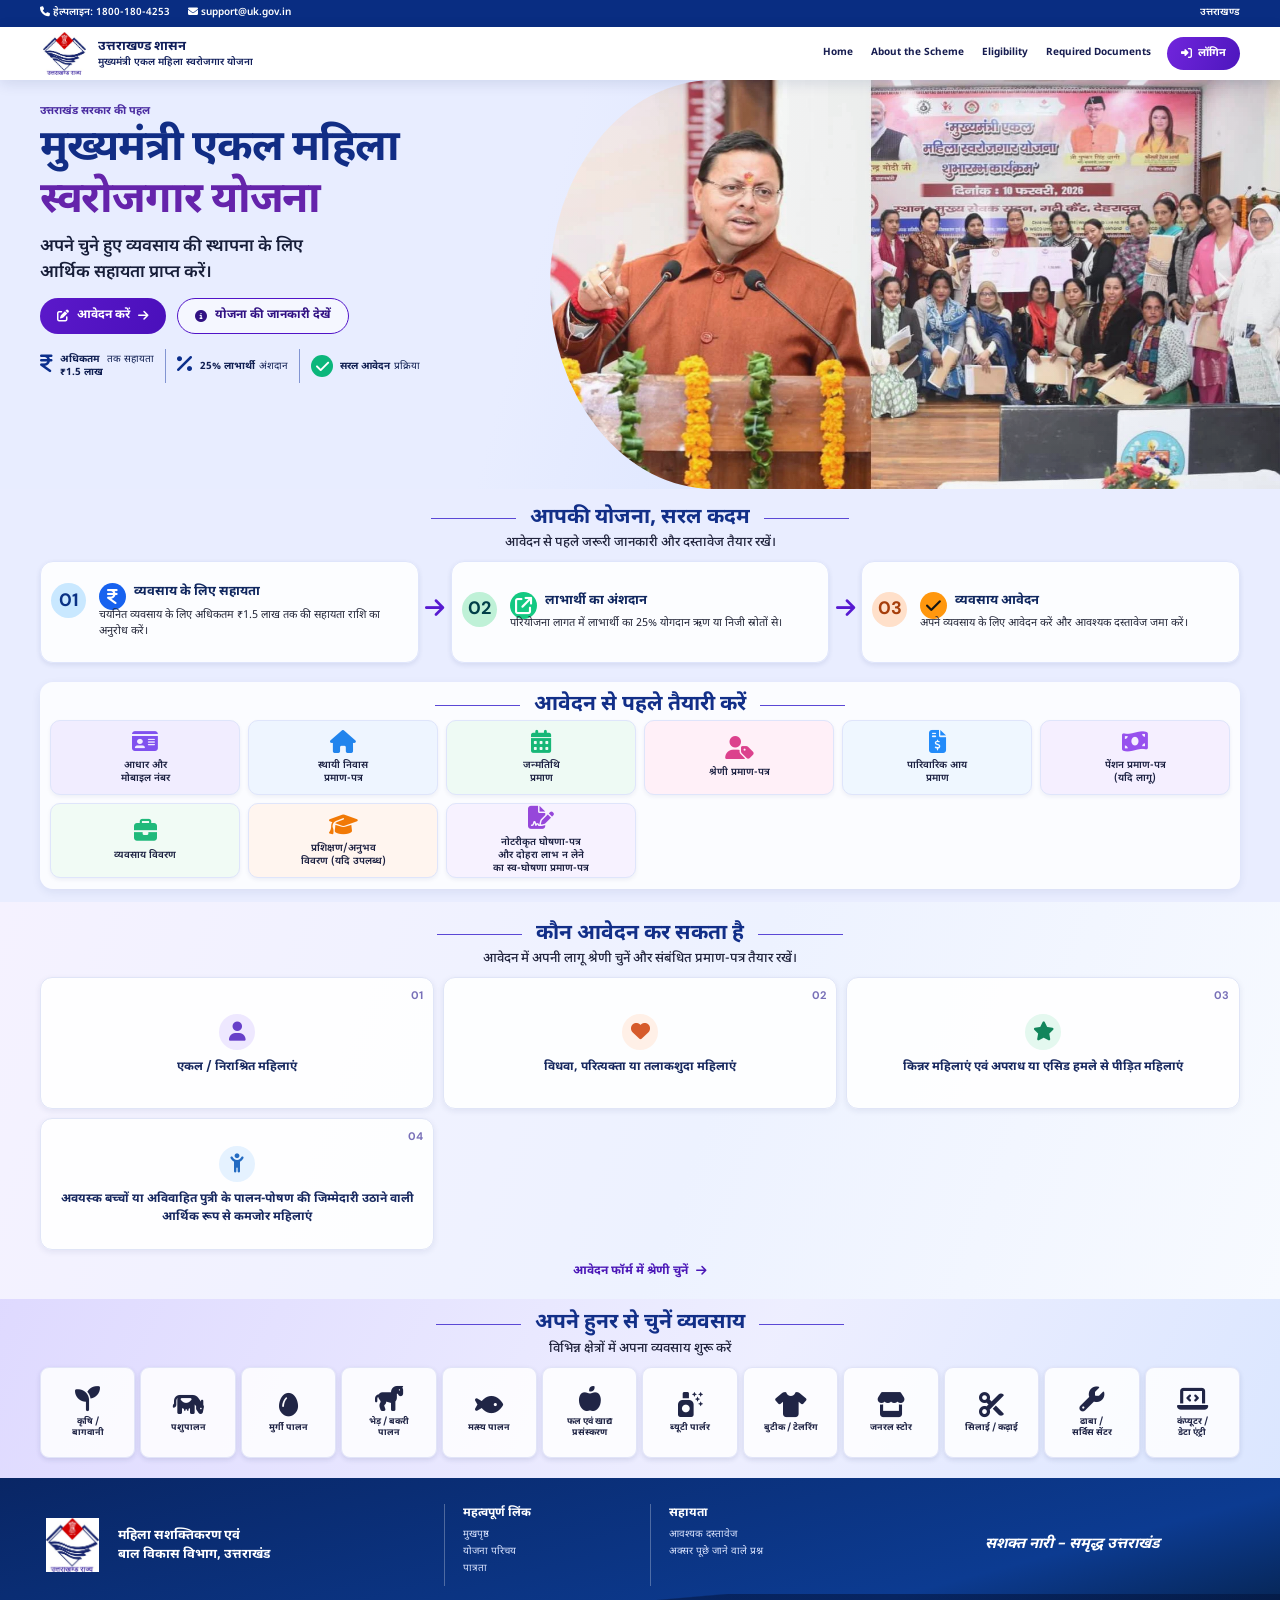
<file: index.html>
<!DOCTYPE html>
<html lang="hi" dir="ltr">
<head>
    <meta charset="UTF-8">
    <meta name="viewport" content="width=device-width, initial-scale=1">
    <meta name="theme-color" content="#082e7a">
    <meta name="description" content="मुख्यमंत्री एकल महिला स्वरोजगार योजना — योजना की जानकारी और ऑनलाइन आवेदन।">
    <title>मुख्यमंत्री एकल महिला स्वरोजगार योजना | उत्तराखंड</title>
    <link rel="icon" type="image/jpeg" href="assets/images/uk_logo.jpeg">
    <link rel="apple-touch-icon" href="assets/images/uk_logo.jpeg">
    <link rel="manifest" href="site.webmanifest">
    <link rel="preconnect" href="https://fonts.googleapis.com">
    <link rel="preconnect" href="https://fonts.gstatic.com" crossorigin>
    <link href="https://fonts.googleapis.com/css2?family=DM+Sans:wght@400;500;600;700&family=Hind:wght@400;500;600;700&family=Noto+Sans+Devanagari:wght@400;500;600;700&display=swap" rel="stylesheet">
    <link rel="stylesheet" href="https://cdnjs.cloudflare.com/ajax/libs/font-awesome/6.5.1/css/all.min.css" integrity="sha512-DTOQO9RWCH3ppGqcWaEA1BIZOC6xxalwEsw9c2QQeAIftl+Vegovlnee1c9QX4TctnWMn13TZye+giMm8e2LwA==" crossorigin="anonymous" referrerpolicy="no-referrer" />
    <link href="https://cdn.jsdelivr.net/npm/bootstrap@5.3.3/dist/css/bootstrap.min.css" rel="stylesheet" integrity="sha384-QWTKZyjpPEjISv5WaRU9OFeRpok6YctnYmDr5pNlyT2bRjXh0JMhjY6hW+ALEwIH" crossorigin="anonymous">
    <link rel="stylesheet" href="assets/css/index.css">
    <script src="assets/js/javascriptfile.js" defer></script>
</head>
<body class="reference-home">
    <div class="registration-topbar">
        <div class="registration-container registration-topbar-inner">
            <div class="registration-contact"><a href="tel:18001804253"><i class="fa-solid fa-phone" aria-hidden="true"></i> हेल्पलाइन: 1800-180-4253</a><a href="mailto:support@uk.gov.in"><i class="fa-solid fa-envelope" aria-hidden="true"></i> support@uk.gov.in</a></div>
            <div class="registration-accessibility" aria-label="पाठ और भाषा विकल्प"><span>उत्तराखण्ड</span></div>
        </div>
    </div>
    <header class="site-header registration-header">
        <div class="registration-container registration-nav-row">
            <a class="registration-brand" href="index.html">
                <img src="assets/images/uk_logo.jpeg" alt="">
                <span><strong>उत्तराखण्ड शासन</strong><small>मुख्यमंत्री एकल महिला स्वरोजगार योजना</small></span>
            </a>
            <button class="menu-toggle registration-menu-toggle" type="button" aria-expanded="false" aria-controls="registration-navigation" data-menu-toggle><span></span><span></span><span></span><b>मेन्यू</b></button>
            <nav class="header-nav-bar registration-nav-bar" aria-label="मुख्य नेविगेशन">
                <div class="registration-navigation-inner">
                    <div class="primary-navigation" id="registration-navigation" data-navigation>
                        <a class="nav-link" href="index.html">Home</a>
<a class="nav-link" href="#yojana">About the Scheme</a>
<a class="nav-link" href="#patrata">Eligibility</a>
<a class="nav-link" href="#dastavez">Required Documents</a>
                       
                    </div>
                    <a class="registration-login" href="registration.html"><i class="fa-solid fa-right-to-bracket" aria-hidden="true"></i> लॉगिन</a>
                </div>
            </nav>
        </div>
    </header>

    <main id="main-content">
        <section class="reference-hero" aria-labelledby="hero-title">
            <div class="reference-hero-photo" aria-hidden="true">
                <div id="carouselExampleControls" class="carousel slide" data-bs-ride="carousel" data-bs-interval="5000">
                    <div class="carousel-inner">
                        <div class="carousel-item active">
                            <img src="assets/images/ekel_img.webp" class="d-block w-100" alt="पहली स्लाइड">
                        </div>
                        <div class="carousel-item">
                            <img src="assets/images/img2.jpg" class="d-block w-100" alt="दूसरी स्लाइड">
                        </div>
                    </div>
                    <button class="carousel-control-prev" type="button" data-bs-target="#carouselExampleControls" data-bs-slide="prev">
                        <span class="carousel-control-prev-icon" aria-hidden="true"></span>
                        <span class="visually-hidden">Previous</span>
                    </button>
                    <button class="carousel-control-next" type="button" data-bs-target="#carouselExampleControls" data-bs-slide="next">
                        <span class="carousel-control-next-icon" aria-hidden="true"></span>
                        <span class="visually-hidden">Next</span>
                    </button>
                </div>
            </div>
            <div class="reference-container reference-hero-inner">
                <div class="reference-hero-copy">
                    <p class="reference-hero-eyebrow">उत्तराखंड सरकार की पहल</p>
                    <h1 id="hero-title">मुख्यमंत्री एकल महिला<br><span>स्वरोजगार योजना</span></h1>
                    <p class="reference-hero-lede">अपने चुने हुए व्यवसाय की स्थापना के लिए<br class="desktop-break"> आर्थिक सहायता प्राप्त करें।</p>
                    <div class="reference-hero-actions">
                        <a class="reference-button reference-button-primary" href="registration.html"><i class="fa-solid fa-pen-to-square" aria-hidden="true"></i> आवेदन करें <i class="fa-solid fa-arrow-right" aria-hidden="true"></i></a>
                        <a class="reference-button reference-button-outline" href="#yojana"><i class="fa-solid fa-circle-info" aria-hidden="true"></i> योजना की जानकारी देखें</a>
                    </div>
                    <div class="reference-hero-stats" aria-label="योजना के मुख्य लाभ">
                        <div><span class="reference-stat-icon"><i class="fa-solid fa-indian-rupee-sign" aria-hidden="true"></i></span><p><strong>अधिकतम<br>₹1.5 लाख</strong><small>तक सहायता</small></p></div>
                        <div><span class="reference-stat-icon"><i class="fa-solid fa-percent" aria-hidden="true"></i></span><p><strong>25% लाभार्थी</strong><small>अंशदान</small></p></div>
                        <div><span class="reference-stat-icon reference-check"><i class="fa-solid fa-check" aria-hidden="true"></i></span><p><strong>सरल आवेदन</strong><small>प्रक्रिया</small></p></div>
                    </div>
                </div>
            </div>
        </section>

        <section class="reference-process" id="yojana" aria-labelledby="process-title">
            <div class="reference-container">
                <div class="reference-section-title">
                    <span></span><h2 id="process-title">आपकी योजना, सरल कदम</h2><span></span>
                    <p>आवेदन से पहले जरूरी जानकारी और दस्तावेज तैयार रखें।</p>
                </div>
                <div class="reference-process-cards">
                    <article class="reference-process-card">
                        <span class="reference-number number-blue">01</span>
                        <span class="reference-round-icon icon-blue" aria-hidden="true"><i class="fa-solid fa-indian-rupee-sign"></i></span>
                        <div><h3>व्यवसाय के लिए सहायता</h3><p>चयनित व्यवसाय के लिए अधिकतम ₹1.5 लाख तक की सहायता राशि का अनुरोध करें।</p></div>
                    </article>
                    <span class="reference-card-arrow" aria-hidden="true"><i class="fa-solid fa-arrow-right"></i></span>
                    <article class="reference-process-card">
                        <span class="reference-number number-green">02</span>
                        <span class="reference-round-icon icon-green" aria-hidden="true"><i class="fa-solid fa-arrow-up-right-from-square"></i></span>
                        <div><h3>लाभार्थी का अंशदान</h3><p>परियोजना लागत में लाभार्थी का 25% योगदान ऋण या निजी स्रोतों से।</p></div>
                    </article>
                    <span class="reference-card-arrow" aria-hidden="true"><i class="fa-solid fa-arrow-right"></i></span>
                    <article class="reference-process-card">
                        <span class="reference-number number-orange">03</span>
                        <span class="reference-round-icon icon-orange" aria-hidden="true"><i class="fa-solid fa-check"></i></span>
                        <div><h3>व्यवसाय आवेदन</h3><p>अपने व्यवसाय के लिए आवेदन करें और आवश्यक दस्तावेज जमा करें।</p></div>
                    </article>
                </div>
            </div>
        </section>

        <section class="reference-documents" id="dastavez" aria-labelledby="documents-title">
            <div class="reference-container reference-documents-panel">
                <div class="reference-section-title">
                    <span></span><h2 id="documents-title">आवेदन से पहले तैयारी करें</h2><span></span>
                </div>
                <div class="reference-document-grid">
                    <a class="reference-document-tile document-violet" href="registration.html"><span aria-hidden="true"><i class="fa-solid fa-id-card"></i></span><b>आधार और<br>मोबाइल नंबर</b></a>
                    <a class="reference-document-tile document-blue" href="registration.html"><span aria-hidden="true"><i class="fa-solid fa-house"></i></span><b>स्थायी निवास<br>प्रमाण-पत्र</b></a>
                    <a class="reference-document-tile document-green" href="registration.html"><span aria-hidden="true"><i class="fa-solid fa-calendar-days"></i></span><b>जन्मतिथि<br>प्रमाण</b></a>
                    <a class="reference-document-tile document-pink" href="registration.html"><span aria-hidden="true"><i class="fa-solid fa-user-tag"></i></span><b>श्रेणी प्रमाण-पत्र</b></a>
                    <a class="reference-document-tile document-sky" href="registration.html"><span aria-hidden="true"><i class="fa-solid fa-file-invoice-dollar"></i></span><b>पारिवारिक आय<br>प्रमाण</b></a>
                    <a class="reference-document-tile document-purple" href="registration.html"><span aria-hidden="true"><i class="fa-solid fa-money-bill-wave"></i></span><b>पेंशन प्रमाण-पत्र<br>(यदि लागू)</b></a>
                    <a class="reference-document-tile document-mint" href="registration.html"><span aria-hidden="true"><i class="fa-solid fa-briefcase"></i></span><b>व्यवसाय विवरण</b></a>
                    <a class="reference-document-tile document-peach" href="registration.html"><span aria-hidden="true"><i class="fa-solid fa-graduation-cap"></i></span><b>प्रशिक्षण/अनुभव<br>विवरण (यदि उपलब्ध)</b></a>
                    <a class="reference-document-tile document-lilac" href="registration.html"><span aria-hidden="true"><i class="fa-solid fa-file-signature"></i></span><b>नोटरीकृत घोषणा-पत्र<br>और दोहरा लाभ न लेने<br>का स्व-घोषणा प्रमाण-पत्र</b></a>
                </div>
            </div>
        </section>

        <section class="reference-eligibility" id="patrata" aria-labelledby="eligibility-title">
            <div class="reference-container">
                <div class="reference-section-title">
                    <span></span><h2 id="eligibility-title">कौन आवेदन कर सकता है</h2><span></span>
                    <p>आवेदन में अपनी लागू श्रेणी चुनें और संबंधित प्रमाण-पत्र तैयार रखें।</p>
                </div>
                <div class="reference-eligibility-grid">
                    <article class="reference-eligibility-card">
                        <span class="reference-eligibility-number">01</span>
                        <span class="reference-eligibility-icon eligibility-lilac" aria-hidden="true"><i class="fa-solid fa-user"></i></span>
                        <h3>एकल / निराश्रित महिलाएं</h3>
                    </article>
                    <article class="reference-eligibility-card">
                        <span class="reference-eligibility-number">02</span>
                        <span class="reference-eligibility-icon eligibility-peach" aria-hidden="true"><i class="fa-solid fa-heart"></i></span>
                        <h3>विधवा, परित्यक्ता या तलाकशुदा महिलाएं</h3>
                    </article>
                    <article class="reference-eligibility-card">
                        <span class="reference-eligibility-number">03</span>
                        <span class="reference-eligibility-icon eligibility-mint" aria-hidden="true"><i class="fa-solid fa-star"></i></span>
                        <h3>किन्नर महिलाएं एवं अपराध या एसिड हमले से पीड़ित महिलाएं</h3>
                    </article>
                    <article class="reference-eligibility-card">
                        <span class="reference-eligibility-number">04</span>
                        <span class="reference-eligibility-icon eligibility-blue" aria-hidden="true"><i class="fa-solid fa-child-reaching"></i></span>
                        <h3>अवयस्क बच्चों या अविवाहित पुत्री के पालन-पोषण की जिम्मेदारी उठाने वाली आर्थिक रूप से कमजोर महिलाएं</h3>
                    </article>
                </div>
                <a class="reference-eligibility-link" href="registration.html">आवेदन फॉर्म में श्रेणी चुनें <i class="fa-solid fa-arrow-right" aria-hidden="true"></i></a>
            </div>
        </section>

        <section class="reference-business" id="vyavasay" aria-labelledby="business-title">
            <div class="reference-container">
                <div class="reference-section-title">
                    <span></span><h2 id="business-title">अपने हुनर से चुनें व्यवसाय</h2><span></span>
                    <p>विभिन्न क्षेत्रों में अपना व्यवसाय शुरू करें</p>
                </div>
                <div class="reference-business-grid">
                    <a href="registration.html"><span aria-hidden="true"><i class="fa-solid fa-seedling"></i></span><b>कृषि /<br>बागवानी</b></a>
                    <a href="registration.html"><span aria-hidden="true"><i class="fa-solid fa-cow"></i></span><b>पशुपालन</b></a>
                    <a href="registration.html"><span aria-hidden="true"><i class="fa-solid fa-egg"></i></span><b>मुर्गी पालन</b></a>
                    <a href="registration.html"><span aria-hidden="true"><i class="fa-solid fa-horse"></i></span><b>भेड़ / बकरी<br>पालन</b></a>
                    <a href="registration.html"><span aria-hidden="true"><i class="fa-solid fa-fish"></i></span><b>मत्स्य पालन</b></a>
                    <a href="registration.html"><span aria-hidden="true"><i class="fa-solid fa-apple-whole"></i></span><b>फल एवं खाद्य<br>प्रसंस्करण</b></a>
                    <a href="registration.html"><span aria-hidden="true"><i class="fa-solid fa-spray-can-sparkles"></i></span><b>ब्यूटी पार्लर</b></a>
                    <a href="registration.html"><span aria-hidden="true"><i class="fa-solid fa-shirt"></i></span><b>बुटीक / टेलरिंग</b></a>
                    <a href="registration.html"><span aria-hidden="true"><i class="fa-solid fa-store"></i></span><b>जनरल स्टोर</b></a>
                    <a href="registration.html"><span aria-hidden="true"><i class="fa-solid fa-scissors"></i></span><b>सिलाई / कढ़ाई</b></a>
                    <a href="registration.html"><span aria-hidden="true"><i class="fa-solid fa-wrench"></i></span><b>ढाबा /<br>सर्विस सेंटर</b></a>
                    <a href="registration.html"><span aria-hidden="true"><i class="fa-solid fa-laptop-code"></i></span><b>कंप्यूटर /<br>डेटा एंट्री</b></a>
                </div>
            </div>
        </section>
    </main>

    <footer class="reference-footer" id="sampark">
        <div class="reference-container reference-footer-inner">
            <a class="reference-footer-brand" href="index.html">
                <img src="assets/images/uk_logo.jpeg" alt="">
                <span>महिला सशक्तिकरण एवं<br>बाल विकास विभाग, उत्तराखंड</span>
            </a>
            <div class="reference-footer-links"><strong>महत्वपूर्ण लिंक</strong><a href="index.html">मुखपृष्ठ</a><a href="#yojana">योजना परिचय</a><a href="#patrata">पात्रता</a></div>
            <div class="reference-footer-links"><strong>सहायता</strong><a href="#dastavez">आवश्यक दस्तावेज</a><a href="registration.html">अक्सर पूछे जाने वाले प्रश्न</a></div>
            <p class="reference-footer-motto">सशक्त नारी – समृद्ध उत्तराखंड</p>
        </div>
    </footer>
    <script src="https://cdn.jsdelivr.net/npm/bootstrap@5.3.3/dist/js/bootstrap.bundle.min.js" integrity="sha384-YvpcrYf0tY3lHB60NNkmXc5s9fDVZLESaAA55NDzOxhy9GkcIdslK1eN7N6jIeHz" crossorigin="anonymous"></script>
</body>
</html>
</file>
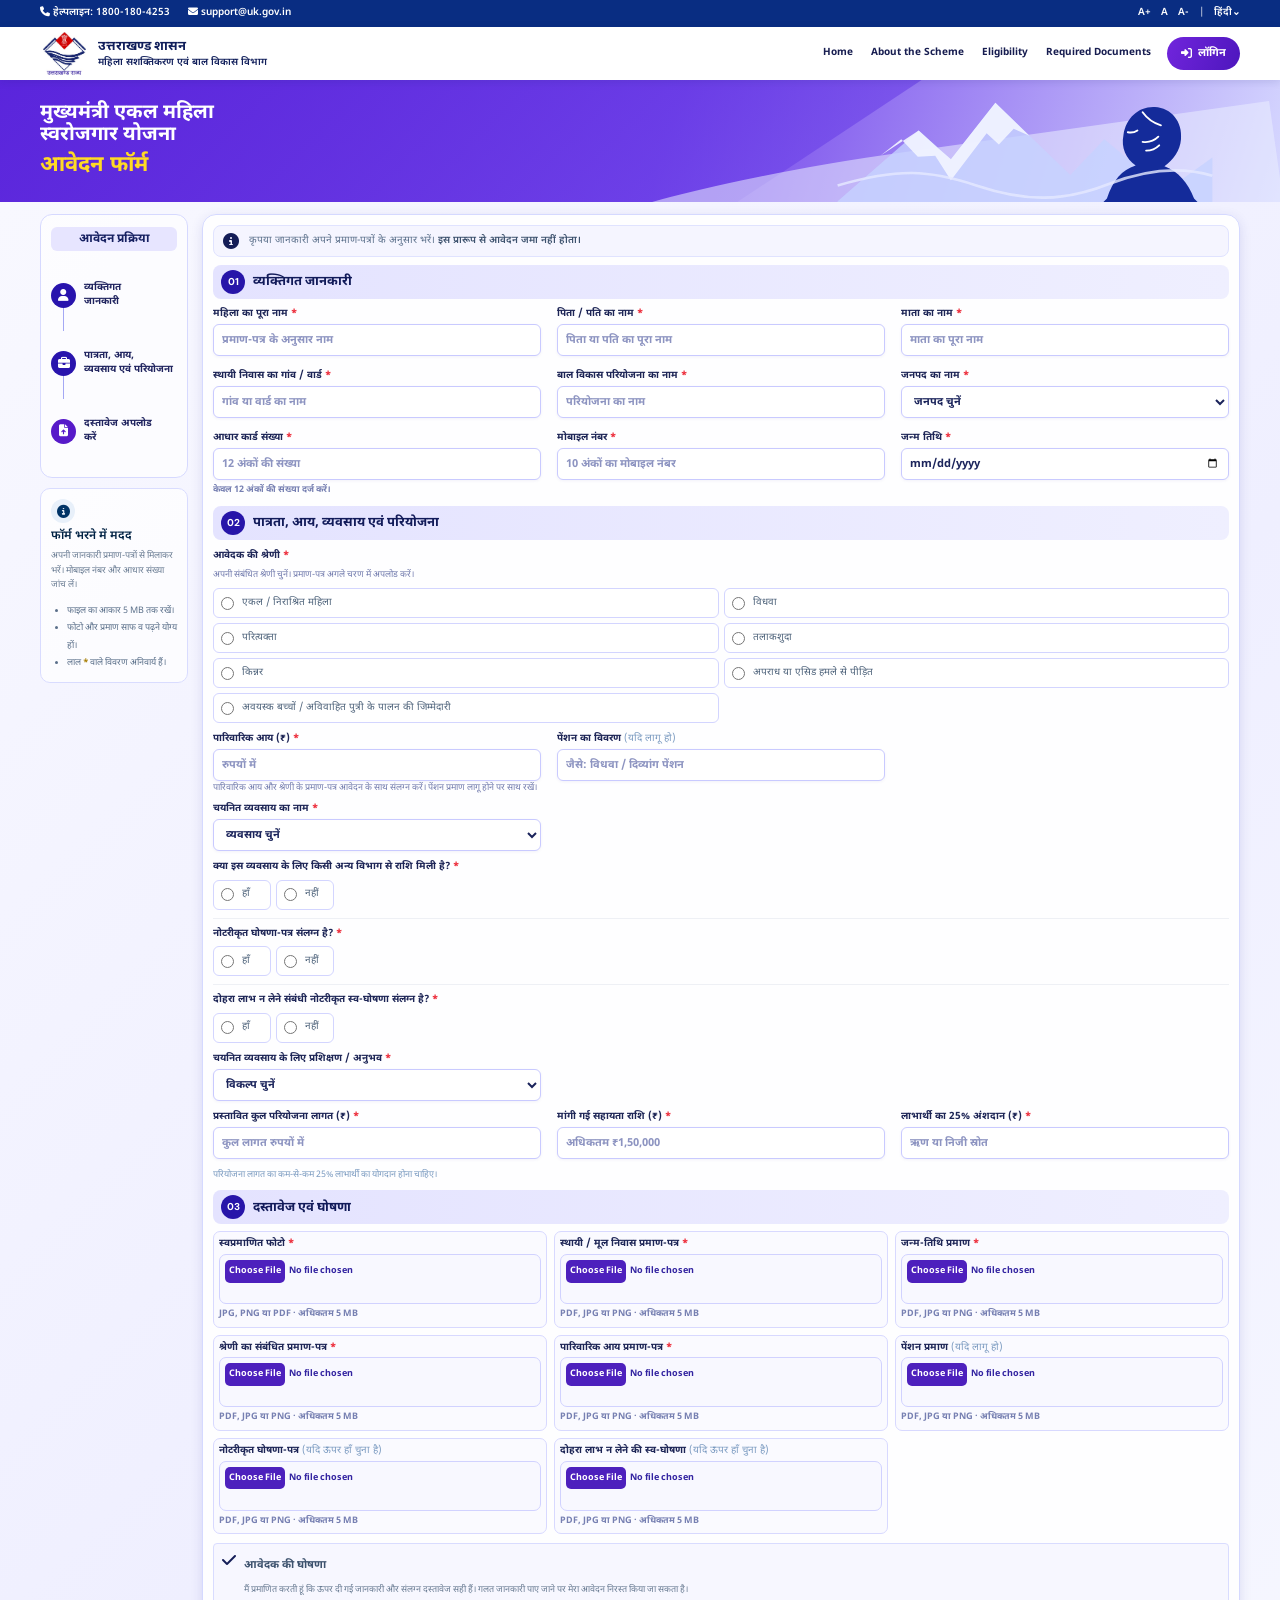
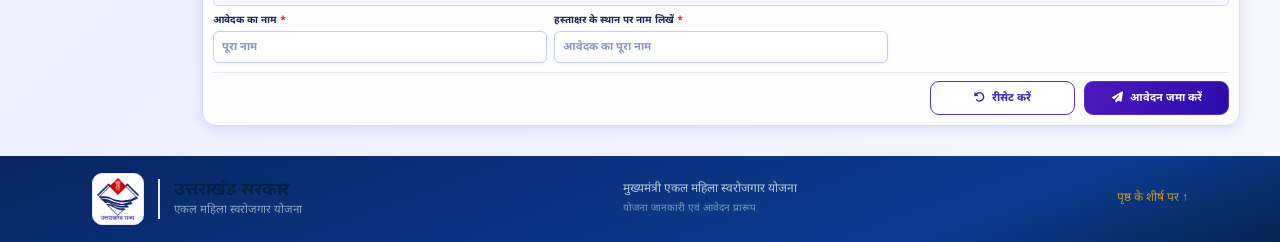
<file: registration.html>
<!DOCTYPE html>
<html lang="hi">
<head>
    <meta charset="UTF-8">
    <meta name="viewport" content="width=device-width, initial-scale=1">
    <meta name="theme-color" content="#082e7a">
    <meta name="description" content="मुख्यमंत्री एकल महिला स्वरोजगार योजना आवेदन फॉर्म।">
    <title>पंजीकरण | मुख्यमंत्री एकल महिला स्वरोजगार योजना</title>
    <link rel="icon" type="image/jpeg" href="assets/images/uk_logo.jpeg">
    <link rel="apple-touch-icon" href="assets/images/uk_logo.jpeg">
    <link rel="manifest" href="site.webmanifest">
    <link rel="preconnect" href="https://fonts.googleapis.com">
    <link rel="preconnect" href="https://fonts.gstatic.com" crossorigin>
    <link href="https://fonts.googleapis.com/css2?family=DM+Sans:wght@400;500;600;700&family=Hind:wght@400;500;600;700&family=Noto+Sans+Devanagari:wght@400;500;600;700&display=swap" rel="stylesheet">
    <link rel="stylesheet" href="https://cdnjs.cloudflare.com/ajax/libs/font-awesome/6.5.1/css/all.min.css" integrity="sha512-DTOQO9RWCH3ppGqcWaEA1BIZOC6xxalwEsw9c2QQeAIftl+Vegovlnee1c9QX4TctnWMn13TZye+giMm8e2LwA==" crossorigin="anonymous" referrerpolicy="no-referrer" />
    <link href="https://cdn.jsdelivr.net/npm/bootstrap@5.3.3/dist/css/bootstrap.min.css" rel="stylesheet" integrity="sha384-QWTKZyjpPEjISv5WaRU9OFeRpok6YctnYmDr5pNlyT2bRjXh0JMhjY6hW+ALEwIH" crossorigin="anonymous">
    <link rel="stylesheet" href="assets/css/index.css">
    <script src="assets/js/javascriptfile.js" defer></script>
</head>
<body class="registration-page">
    <div class="registration-topbar">
        <div class="registration-container registration-topbar-inner">
            <div class="registration-contact"><a href="tel:18001804253"><i class="fa-solid fa-phone" aria-hidden="true"></i> हेल्पलाइन: 1800-180-4253</a><a href="mailto:support@uk.gov.in"><i class="fa-solid fa-envelope" aria-hidden="true"></i> support@uk.gov.in</a></div>
            <div class="registration-accessibility" aria-label="पाठ और भाषा विकल्प"><span>A+</span><span>A</span><span>A-</span><i aria-hidden="true">|</i><span>हिंदी⌄</span></div>
        </div>
    </div>
    <header class="site-header registration-header">
        <div class="registration-container registration-nav-row">
            <a class="registration-brand" href="index.html">
                <img src="assets/images/uk_logo.jpeg" alt="">
                <span><strong>उत्तराखण्ड शासन</strong><small>महिला सशक्तिकरण एवं बाल विकास विभाग</small></span>
            </a>
            <button class="menu-toggle registration-menu-toggle" type="button" aria-expanded="false" aria-controls="registration-navigation" data-menu-toggle><span></span><span></span><span></span><b>मेन्यू</b></button>
            <nav class="header-nav-bar registration-nav-bar" aria-label="मुख्य नेविगेशन">
                <div class="registration-navigation-inner">
                    <div class="primary-navigation" id="registration-navigation" data-navigation>
                       <a class="nav-link" href="index.html">Home</a>
<a class="nav-link" href="#yojana">About the Scheme</a>
<a class="nav-link" href="#patrata">Eligibility</a>
<a class="nav-link" href="#dastavez">Required Documents</a>
                       
                    </div>
                    <a class="registration-login" href="#application-form"><i class="fa-solid fa-right-to-bracket" aria-hidden="true"></i> लॉगिन</a>
                </div>
            </nav>
        </div>
    </header>
    <main id="main-content">
        <section class="registration-hero" aria-labelledby="registration-title">
            <div class="registration-container registration-hero-inner">
                <div>
                    <h1 id="registration-title">मुख्यमंत्री एकल महिला<br>स्वरोजगार योजना</h1>
                    <p>आवेदन फॉर्म</p>
                </div>
                <svg class="registration-hero-art" viewBox="0 0 430 140" aria-hidden="true">
                    <path d="M0 139 93 58l37 33 51-65 86 83 39-41 71 59 53-38v51H0Z" fill="#c6d3ff" opacity=".8"/>
                    <path d="m93 58 22 20 15 13 51-65 39 38-18-8-17 18-14-13-41 54-18-28-20 1-19-20-24 19Z" fill="#f3f5ff" opacity=".9"/>
                    <path d="M309 136c7-21 17-33 33-38-11-8-17-20-14-35 3-20 18-33 36-32 19 1 32 17 30 37-1 13-9 24-19 31 16 6 27 19 34 37l4 4h-108Z" fill="#142b9a"/>
                    <path d="M350 37c5 7 11 12 21 15m-38 8c5 1 8 0 11-2m24 7c-5 5-11 7-18 6m4 10c6 0 11-2 15-6" fill="none" stroke="#fff" stroke-width="2.2" stroke-linecap="round"/>
                    <path d="M0 121c70-20 105-18 159 0 57 19 100 19 153-2 42-16 82-20 118-9" fill="none" stroke="#e6eaff" stroke-width="3" opacity=".8"/>
                </svg>
            </div>
        </section>
        <section class="application-section registration-application">
            <div class="registration-container application-layout registration-layout">
                <form class="application-card registration-form" id="application-form" data-single-page novalidate>
                    <div class="form-topline">
                        <div><p class="section-kicker">मुख्यमंत्री एकल महिला स्वरोजगार योजना</p><h2>आवेदक का विवरण</h2></div>
                        <span class="required-note"><b aria-hidden="true">*</b> अनिवार्य जानकारी</span>
                    </div>
                    <div class="form-notice"><i class="fa-solid fa-circle-info" aria-hidden="true"></i><p>कृपया जानकारी अपने प्रमाण-पत्रों के अनुसार भरें। <b>इस प्रारूप से आवेदन जमा नहीं होता।</b></p></div>

                    <section class="form-step is-visible" data-form-step="0" aria-labelledby="step-title-1">
                        <div class="form-step-heading"><span aria-hidden="true">01</span><h3 id="step-title-1">व्यक्तिगत जानकारी</h3><p>आवेदक की पहचान और स्थायी पते का विवरण।</p></div>
                        <div class="fields-grid">
                            <label class="field"><span>महिला का पूरा नाम <b>*</b></span><input name="fullName" type="text" autocomplete="name" required placeholder="प्रमाण-पत्र के अनुसार नाम"></label>
                            <label class="field"><span>पिता / पति का नाम <b>*</b></span><input name="guardianName" type="text" required placeholder="पिता या पति का पूरा नाम"></label>
                            <label class="field"><span>माता का नाम <b>*</b></span><input name="motherName" type="text" required placeholder="माता का पूरा नाम"></label>
                            <label class="field"><span>स्थायी निवास का गांव / वार्ड <b>*</b></span><input name="villageWard" type="text" autocomplete="address-level3" required placeholder="गांव या वार्ड का नाम"></label>
                            <label class="field"><span>बाल विकास परियोजना का नाम <b>*</b></span><input name="developmentProject" type="text" required placeholder="परियोजना का नाम"></label>
                            <label class="field"><span>जनपद का नाम <b>*</b></span><select name="district" required><option value="">जनपद चुनें</option><option>अल्मोड़ा</option><option>बागेश्वर</option><option>चमोली</option><option>चम्पावत</option><option>देहरादून</option><option>हरिद्वार</option><option>नैनीताल</option><option>पौड़ी गढ़वाल</option><option>पिथौरागढ़</option><option>रुद्रप्रयाग</option><option>टिहरी गढ़वाल</option><option>ऊधम सिंह नगर</option><option>उत्तरकाशी</option></select></label>
                            <label class="field"><span>आधार कार्ड संख्या <b>*</b></span><input name="aadhaar" type="text" inputmode="numeric" autocomplete="off" pattern="[0-9]{12}" maxlength="12" required placeholder="12 अंकों की संख्या" aria-describedby="aadhaar-hint"><small id="aadhaar-hint">केवल 12 अंकों की संख्या दर्ज करें।</small></label>
                            <label class="field"><span>मोबाइल नंबर <b>*</b></span><input name="mobile" type="tel" inputmode="numeric" autocomplete="tel" pattern="[6-9][0-9]{9}" maxlength="10" required placeholder="10 अंकों का मोबाइल नंबर"></label>
                            <label class="field"><span>जन्म तिथि <b>*</b></span><input name="birthDate" type="date" required></label>
                        </div>
                    </section>

                    <section class="form-step" data-form-step="1" aria-labelledby="step-title-2">
                        <div class="form-step-heading"><span aria-hidden="true">02</span><h3 id="step-title-2">पात्रता, आय, व्यवसाय एवं परियोजना</h3><p>श्रेणी, आय, व्यवसाय चुनें और परियोजना लागत व अंशदान की जानकारी दें।</p></div>
                        <fieldset class="choice-fieldset">
                            <legend>आवेदक की श्रेणी <b>*</b></legend>
                            <p>अपनी संबंधित श्रेणी चुनें। प्रमाण-पत्र अगले चरण में अपलोड करें।</p>
                            <div class="category-options">
                                <label><input type="radio" name="category" value="एकल / निराश्रित महिला" required><span>एकल / निराश्रित महिला</span></label>
                                <label><input type="radio" name="category" value="विधवा"><span>विधवा</span></label>
                                <label><input type="radio" name="category" value="परित्यक्ता"><span>परित्यक्ता</span></label>
                                <label><input type="radio" name="category" value="तलाकशुदा"><span>तलाकशुदा</span></label>
                                <label><input type="radio" name="category" value="किन्नर"><span>किन्नर</span></label>
                                <label><input type="radio" name="category" value="अपराध या एसिड हमले से पीड़ित"><span>अपराध या एसिड हमले से पीड़ित</span></label>
                                <label><input type="radio" name="category" value="अवयस्क बच्चों / अविवाहित पुत्री के पालन की जिम्मेदारी"><span>अवयस्क बच्चों / अविवाहित पुत्री के पालन की जिम्मेदारी</span></label>
                            </div>
                        </fieldset>
                        <div class="fields-grid fields-grid-short">
                            <label class="field"><span>पारिवारिक आय (₹) <b>*</b></span><input name="familyIncome" type="number" min="0" step="1" inputmode="numeric" required placeholder="रुपयों में"></label>
                            <label class="field"><span>पेंशन का विवरण <small>(यदि लागू हो)</small></span><input name="pensionDetails" type="text" placeholder="जैसे: विधवा / दिव्यांग पेंशन"></label>
                        </div>
                        <p class="form-hint">पारिवारिक आय और श्रेणी के प्रमाण-पत्र आवेदन के साथ संलग्न करें। पेंशन प्रमाण लागू होने पर साथ रखें।</p>
                        <div class="fields-grid">
                            <label class="field"><span>चयनित व्यवसाय का नाम <b>*</b></span>
                                <select name="business" required>
                                    <option value="">व्यवसाय चुनें</option>
                                    <optgroup label="कृषि एवं उत्पादन"><option>कृषि</option><option>बागवानी</option><option>पशुपालन</option><option>मुर्गी पालन</option><option>भेड़ / बकरी पालन</option><option>मत्स्य पालन</option><option>उद्यान</option><option>फल एवं खाद्य प्रसंस्करण</option></optgroup>
                                    <optgroup label="कौशल एवं सेवाएं"><option>ब्यूटी पार्लर</option><option>बुटीक</option><option>रिपेयरिंग / अल्टरेशन</option><option>सिलाई / टेलरिंग</option><option>सौंदर्य प्रसाधन</option><option>जनरल स्टोर</option><option>जलपान / टिफिन सेवा</option><option>कैंटीन / कैटरिंग</option><option>प्लंबर</option><option>इलेक्ट्रीशियन</option><option>डेटा एंट्री</option><option>कंप्यूटर हार्डवेयर रिपेयरिंग</option><option>टेली-कॉलिंग</option><option>हिंदी कॉल सेंटर</option><option>अन्य निजी व्यवसाय</option></optgroup>
                                </select>
                            </label>
                        </div>
                        <fieldset class="choice-fieldset compact-choice">
                            <legend>क्या इस व्यवसाय के लिए किसी अन्य विभाग से राशि मिली है? <b>*</b></legend>
                            <div class="inline-options"><label><input type="radio" name="otherDepartmentFunds" value="हाँ" required><span>हाँ</span></label><label><input type="radio" name="otherDepartmentFunds" value="नहीं"><span>नहीं</span></label></div>
                        </fieldset>
                        <div class="fields-grid fields-grid-short conditional-fields" data-funds-details hidden>
                            <label class="field"><span>विभाग का नाम</span><input name="otherDepartmentName" type="text" placeholder="विभाग का नाम"></label>
                            <label class="field"><span>प्राप्त राशि (₹)</span><input name="otherDepartmentAmount" type="number" min="0" inputmode="numeric" placeholder="रुपयों में"></label>
                        </div>
                        <fieldset class="choice-fieldset declaration-choice">
                            <legend>नोटरीकृत घोषणा-पत्र संलग्न है? <b>*</b></legend>
                            <div class="inline-options"><label><input type="radio" name="notarizedDeclaration" value="हाँ" required><span>हाँ</span></label><label><input type="radio" name="notarizedDeclaration" value="नहीं"><span>नहीं</span></label></div>
                        </fieldset>
                        <fieldset class="choice-fieldset declaration-choice">
                            <legend>दोहरा लाभ न लेने संबंधी नोटरीकृत स्व-घोषणा संलग्न है? <b>*</b></legend>
                            <div class="inline-options"><label><input type="radio" name="noDoubleBenefitDeclaration" value="हाँ" required><span>हाँ</span></label><label><input type="radio" name="noDoubleBenefitDeclaration" value="नहीं"><span>नहीं</span></label></div>
                        </fieldset>
                        <div class="fields-grid fields-grid-short">
                            <label class="field"><span>चयनित व्यवसाय के लिए प्रशिक्षण / अनुभव <b>*</b></span><select name="experience" required><option value="">विकल्प चुनें</option><option value="हाँ">हाँ</option><option value="नहीं">नहीं</option></select></label>
                        </div>
                        <div class="fields-grid fields-grid-short cost-fields">
                            <label class="field"><span>प्रस्तावित कुल परियोजना लागत (₹) <b>*</b></span><input name="projectCost" type="number" min="1" step="1" inputmode="numeric" required placeholder="कुल लागत रुपयों में"></label>
                            <label class="field"><span>मांगी गई सहायता राशि (₹) <b>*</b></span><input name="supportAmount" type="number" min="0" max="150000" step="1" inputmode="numeric" required placeholder="अधिकतम ₹1,50,000"></label>
                            <label class="field"><span>लाभार्थी का 25% अंशदान (₹) <b>*</b></span><input name="contribution" type="number" min="0" step="1" inputmode="numeric" required placeholder="ऋण या निजी स्रोत"></label>
                            <div class="contribution-note" data-contribution-note>परियोजना लागत का कम-से-कम 25% लाभार्थी का योगदान होना चाहिए।</div>
                        </div>
                    </section>

                    <section class="form-step" data-form-step="2" aria-labelledby="step-title-3">
                        <div class="form-step-heading"><span aria-hidden="true">03</span><h3 id="step-title-3">दस्तावेज एवं घोषणा</h3><p>प्रमाण-पत्रों की साफ और पढ़ने योग्य प्रतियां अपलोड करें।</p></div>
                        <div class="fields-grid">
                            <label class="field upload-field"><span>स्वप्रमाणित फोटो <b>*</b></span><input name="photo" type="file" accept=".jpg,.jpeg,.png,.pdf" required data-file-name><small data-file-label>JPG, PNG या PDF · अधिकतम 5 MB</small></label>
                            <label class="field upload-field"><span>स्थायी / मूल निवास प्रमाण-पत्र <b>*</b></span><input name="domicileProof" type="file" accept=".pdf,.jpg,.jpeg,.png" required data-file-name><small data-file-label>PDF, JPG या PNG · अधिकतम 5 MB</small></label>
                            <label class="field upload-field"><span>जन्म-तिथि प्रमाण <b>*</b></span><input name="birthProof" type="file" accept=".pdf,.jpg,.jpeg,.png" required data-file-name><small data-file-label>PDF, JPG या PNG · अधिकतम 5 MB</small></label>
                            <label class="field upload-field"><span>श्रेणी का संबंधित प्रमाण-पत्र <b>*</b></span><input name="categoryProof" type="file" accept=".pdf,.jpg,.jpeg,.png" required data-file-name><small data-file-label>PDF, JPG या PNG · अधिकतम 5 MB</small></label>
                            <label class="field upload-field"><span>पारिवारिक आय प्रमाण-पत्र <b>*</b></span><input name="incomeProof" type="file" accept=".pdf,.jpg,.jpeg,.png" required data-file-name><small data-file-label>PDF, JPG या PNG · अधिकतम 5 MB</small></label>
                            <label class="field upload-field"><span>पेंशन प्रमाण <small>(यदि लागू हो)</small></span><input name="pensionProof" type="file" accept=".pdf,.jpg,.jpeg,.png" data-file-name><small data-file-label>PDF, JPG या PNG · अधिकतम 5 MB</small></label>
                            <label class="field upload-field" data-declaration-upload="notarizedDeclaration"><span>नोटरीकृत घोषणा-पत्र <small>(यदि ऊपर हाँ चुना है)</small></span><input name="notarizedProof" type="file" accept=".pdf,.jpg,.jpeg,.png" data-file-name><small data-file-label>PDF, JPG या PNG · अधिकतम 5 MB</small></label>
                            <label class="field upload-field" data-declaration-upload="noDoubleBenefitDeclaration"><span>दोहरा लाभ न लेने की स्व-घोषणा <small>(यदि ऊपर हाँ चुना है)</small></span><input name="noDoubleBenefitProof" type="file" accept=".pdf,.jpg,.jpeg,.png" data-file-name><small data-file-label>PDF, JPG या PNG · अधिकतम 5 MB</small></label>
                        </div>
                        <div class="applicant-declaration"><i class="fa-solid fa-check" class="declaration-mark" aria-hidden="true"></i><div><strong>आवेदक की घोषणा</strong><p>मैं प्रमाणित करती हूं कि ऊपर दी गई जानकारी और संलग्न दस्तावेज सही हैं। गलत जानकारी पाए जाने पर मेरा आवेदन निरस्त किया जा सकता है।</p></div></div>
                        <div class="fields-grid fields-grid-short signature-fields">
                            <label class="field"><span>आवेदक का नाम <b>*</b></span><input name="declarantName" type="text" required placeholder="पूरा नाम"></label>
                            <label class="field"><span>हस्ताक्षर के स्थान पर नाम लिखें <b>*</b></span><input name="signatureName" type="text" required placeholder="आवेदक का पूरा नाम"></label>
                        </div>
                    </section>

                    <div class="registration-form-actions">
                        <button class="registration-reset" type="reset"><i class="fa-solid fa-rotate-left" aria-hidden="true"></i> रीसेट करें</button>
                        <button class="registration-submit" type="submit" data-submit-application><i class="fa-solid fa-paper-plane" aria-hidden="true"></i> आवेदन जमा करें</button>
                    </div>
                    <div class="submission-message" data-submission-message role="status" hidden></div>
                </form>

                <aside class="application-sidebar registration-sidebar" id="form-help">
                    <div class="registration-process-card">
                        <h2>आवेदन प्रक्रिया</h2>
                        <a href="#step-title-1"><span><i class="fa-solid fa-user" aria-hidden="true"></i></span><b>व्यक्तिगत<br>जानकारी</b></a>
                        <a href="#step-title-2"><span><i class="fa-solid fa-briefcase" aria-hidden="true"></i></span><b>पात्रता, आय,<br>व्यवसाय एवं परियोजना</b></a>
                        <a href="#step-title-3"><span><i class="fa-solid fa-file-upload" aria-hidden="true"></i></span><b>दस्तावेज अपलोड<br>करें</b></a>
                    </div>
                    <div class="sidebar-card registration-help-card">
                        <span class="sidebar-icon" aria-hidden="true"><i class="fa-solid fa-circle-info"></i></span>
                        <h3>फॉर्म भरने में मदद</h3>
                        <p>अपनी जानकारी प्रमाण-पत्रों से मिलाकर भरें। मोबाइल नंबर और आधार संख्या जांच लें।</p>
                        <ul><li>फाइल का आकार 5 MB तक रखें।</li><li>फोटो और प्रमाण साफ व पढ़ने योग्य हों।</li><li>लाल <b>*</b> वाले विवरण अनिवार्य हैं।</li></ul>
                    </div>
                    <div class="sidebar-card sidebar-card-tint">
                        <p class="section-kicker">योजना की मुख्य जानकारी</p>
                        <div class="sidebar-stat"><i class="fa-solid fa-indian-rupee-sign" aria-hidden="true"></i><strong>₹1.5 लाख</strong><span>तक मांगी गई सहायता</span></div>
                        <div class="sidebar-stat"><i class="fa-solid fa-percent" aria-hidden="true"></i><strong>25%</strong><span>लाभार्थी का योगदान</span></div>
                    </div>
                    <a class="sidebar-back" href="index.html"><i class="fa-solid fa-arrow-left" aria-hidden="true"></i> योजना के मुखपृष्ठ पर जाएं</a>
                </aside>
            </div>
        </section>
    </main>
    <footer class="site-footer" data-site-footer></footer>
    <script src="https://cdn.jsdelivr.net/npm/bootstrap@5.3.3/dist/js/bootstrap.bundle.min.js" integrity="sha384-YvpcrYf0tY3lHB60NNkmXc5s9fDVZLESaAA55NDzOxhy9GkcIdslK1eN7N6jIeHz" crossorigin="anonymous"></script>
</body>
</html>
</file>
<file: assets/css/index.css>
:root {
    color-scheme: light;
    --ink: #1a2e4a;
    --blue: #003366;
    --blue-dark: #002244;
    --blue-mid: #004488;
    --blue-soft: #e8f0fa;
    --accent: #c5962c;
    --accent-light: #fff4e0;
    --muted: #5a6f8a;
    --line: #d0dbe8;
    --paper: #fff;
    --cream: #f5f8fc;
    --success: #005533;
    --success-soft: #e8f5eb;
    --error: #b03a2e;
    --error-soft: #fdf0f0;
    --font-body: "Hind", "Noto Sans Devanagari", sans-serif;
    --font-latin: "DM Sans", sans-serif;
    --radius-sm: 4px;
    --radius-md: 8px;
    --radius-lg: 12px;
    --radius-xl: 16px;
    --shadow-sm: 0 2px 8px rgba(0,34,68,.06);
    --shadow-md: 0 8px 24px rgba(0,34,68,.08);
    --shadow-lg: 0 16px 48px rgba(0,34,68,.12);
    --transition-fast: 150ms ease;
    --transition-base: 250ms cubic-bezier(.25,.46,.45,.94);
    --transition-slow: 400ms cubic-bezier(.25,.46,.45,.94);
}

* { box-sizing: border-box; }
html { scroll-behavior: smooth; scroll-padding-top: 140px; }
body {
    margin: 0;
    color: var(--ink);
    background: var(--paper);
    font-family: var(--font-body);
    font-size: 16px;
    line-height: 1.65;
    -webkit-font-smoothing: antialiased;
    -moz-osx-font-smoothing: grayscale;
    text-rendering: optimizeLegibility;
}
a { color: inherit; text-decoration: none; }
button, input, select { font: inherit; }
button, a, input, select { -webkit-tap-highlight-color: transparent; }
button:focus-visible, a:focus-visible, input:focus-visible, select:focus-visible {
    outline: 3px solid var(--accent);
    outline-offset: 3px;
}
img { max-width: 100%; height: auto; display: block; }

/* RTL Support */
[dir="rtl"] {
    --font-body: "Noto Sans Devanagari", "Hind", sans-serif;
}
[dir="rtl"] .hero-carousel-content { direction: rtl; }
[dir="rtl"] .hero-content-right .hero-facts { flex-direction: row-reverse; }
[dir="rtl"] .eligibility-list div { direction: rtl; }
[dir="rtl"] .document-chips { direction: rtl; }
[dir="rtl"] .features-grid { direction: rtl; }
[dir="rtl"] .category-options { direction: rtl; }
[dir="rtl"] .inline-options { direction: rtl; }
[dir="rtl"] .stepper { direction: rtl; }
[dir="rtl"] .fields-grid { direction: rtl; }
[dir="rtl"] .form-navigation { direction: rtl; }
[dir="rtl"] .header-nav-inner { direction: rtl; }
[dir="rtl"] .primary-navigation { direction: rtl; }
[dir="rtl"] .nav-link { direction: rtl; }
[dir="rtl"] .brand-copy { border-inline-start: 2px solid #e0e8f0; border-inline-end: none; padding-inline-start: 14px; padding-inline-end: 0; }

.container {
    width: min(1120px, calc(100% - 48px));
    margin-inline: auto;
}

/* Utility Bar */
.utility-bar {
    background: #eef2f7;
    color: #4a5d75;
    font-family: var(--font-latin), var(--font-body);
    font-size: 11px;
}
.utility-inner, .utility-links { display: flex; align-items: center; }
.utility-inner { min-height: 34px; justify-content: space-between; }
.utility-links { gap: 12px; }
.utility-links a:hover { color: var(--blue); }

/* Tricolor Bar */
.tricolor {
    height: 3px;
    display: flex;
}
.tricolor span { flex: 1; }
.tricolor span:first-child { background: var(--accent); }
.tricolor span:nth-child(2) { background: #fff; }
.tricolor span:last-child { background: var(--blue); }

/* Header */
.site-header {
    position: sticky;
    top: 0;
    z-index: 100;
    background: #fff;
    box-shadow: var(--shadow-sm);
}
.header-top { border-bottom: 1px solid #e8eef5; background: #fff; }
.header-top-inner {
    min-height: 76px;
    display: flex;
    align-items: center;
    justify-content: space-between;
    gap: 24px;
}
.brand {
    display: inline-flex;
    align-items: center;
    gap: 14px;
    flex-shrink: 0;
}
.brand-mark {
    width: 52px;
    height: 52px;
    display: grid;
    place-items: center;
    border-radius: 10px;
    background: #fff;
    padding: 4px;
    border: 1px solid #e0e8f0;
    box-shadow: 0 2px 8px rgba(0,34,68,.08);
}
.brand-mark img { width: 100%; height: 100%; object-fit: contain; border-radius: 6px; }
.brand-copy {
    display: grid;
    line-height: 1.35;
    padding-inline-start: 14px;
    border-inline-start: 2px solid #e0e8f0;
}
.brand-copy strong {
    font-size: 18px;
    font-weight: 700;
    color: var(--blue-dark);
    letter-spacing: -.01em;
}
.brand-copy small { color: var(--muted); font-size: 11.5px; }
.header-actions { display: flex; align-items: center; gap: 14px; margin-inline-start: auto; }
.header-help {
    display: inline-flex;
    align-items: center;
    gap: 8px;
    color: #3d526e;
    font-size: 13px;
    font-weight: 500;
    padding: 8px 12px;
    border-radius: 7px;
    transition: background var(--transition-fast), color var(--transition-fast);
}
.header-help:hover { background: var(--blue-soft); color: var(--blue); }
.header-help-icon {
    width: 20px;
    height: 20px;
    display: grid;
    place-items: center;
    border-radius: 50%;
    background: var(--blue-soft);
    color: var(--blue);
    font-size: 12px;
    font-weight: 700;
    font-family: var(--font-latin);
}
.header-apply {
    display: inline-flex;
    align-items: center;
    gap: 10px;
    border-radius: 8px;
    background: linear-gradient(135deg, var(--blue) 0%, var(--blue-mid) 100%);
    color: #fff;
    padding: 12px 24px;
    font-weight: 600;
    font-size: 14px;
    box-shadow: 0 6px 18px rgba(0,51,102,.24);
    transition: transform var(--transition-fast), box-shadow var(--transition-fast);
}
.header-apply:hover { transform: translateY(-1px); box-shadow: 0 8px 24px rgba(0,51,102,.32); }
.header-apply span { transition: transform var(--transition-fast); }
.header-apply:hover span { transform: translateX(3px); }
[dir="rtl"] .header-apply:hover span { transform: translateX(-3px); }
.header-apply-current { background: var(--blue-soft); color: var(--blue); box-shadow: none; }
.header-apply-current:hover { background: #d0e0f0; color: var(--blue-dark); transform: none; }
.header-nav-bar { background: linear-gradient(135deg, var(--blue-dark) 0%, var(--blue) 100%); }
.header-nav-inner {
    display: flex;
    align-items: center;
    gap: 18px;
    min-height: 50px;
}
.nav-label {
    font-size: 11px;
    font-weight: 700;
    letter-spacing: .12em;
    text-transform: uppercase;
    color: rgba(255,255,255,.45);
    padding-inline-end: 18px;
    border-inline-end: 1px solid rgba(255,255,255,.15);
    white-space: nowrap;
}
.primary-navigation {
    display: flex;
    align-items: center;
    gap: 4px;
    flex-wrap: wrap;
    flex: 1;
}
.nav-link {
    display: inline-flex;
    align-items: center;
    gap: 8px;
    padding: 9px 15px;
    border-radius: 6px;
    color: rgba(255,255,255,.82);
    font-size: 13.5px;
    font-weight: 500;
    transition: background var(--transition-fast), color var(--transition-fast);
}
.nav-link:hover { color: #fff; background: rgba(255,255,255,.12); }
.nav-link .nav-icon { font-size: 12px; color: rgba(245,216,168,.7); line-height: 1; }
.nav-link:hover .nav-icon { color: #f5d8a8; }
.menu-toggle { display: none; }

/* Buttons */
.button {
    display: inline-flex;
    align-items: center;
    justify-content: center;
    gap: 8px;
    border-radius: var(--radius-md);
    font-weight: 600;
    font-size: 14px;
    padding: 12px 24px;
    border: 1px solid transparent;
    cursor: pointer;
    transition: all var(--transition-fast);
    white-space: nowrap;
}
.button-primary {
    background: linear-gradient(135deg, var(--blue) 0%, var(--blue-mid) 100%);
    color: #fff;
    box-shadow: 0 4px 14px rgba(0,51,102,.24);
}
.button-primary:hover {
    background: linear-gradient(135deg, var(--blue-mid) 0%, var(--blue) 100%);
    transform: translateY(-1px);
    box-shadow: 0 6px 20px rgba(0,51,102,.32);
}
.button-outline {
    background: transparent;
    border-color: var(--blue);
    color: var(--blue);
}
.button-outline:hover {
    background: var(--blue-soft);
    color: var(--blue-dark);
}
.button-light {
    background: #fff;
    color: var(--blue-dark);
    box-shadow: 0 4px 14px rgba(0,0,0,.1);
}
.button-light:hover {
    background: #f5f0e8;
    color: var(--blue);
    transform: translateY(-1px);
    box-shadow: 0 8px 24px rgba(197,150,44,.25);
}
.button-back {
    border-color: var(--line);
    color: #4d627a;
    background: #fff;
}
.button-back:hover { background: var(--cream); }

.text-link {
    border-bottom: 1px solid currentColor;
    padding-bottom: 2px;
    font-weight: 500;
    transition: opacity var(--transition-fast);
}
.text-link:hover { opacity: .8; }

.inline-link {
    border-bottom: 1px solid #a8c0d8;
    padding-bottom: 3px;
    font-weight: 500;
    transition: border-color var(--transition-fast), color var(--transition-fast);
}
.inline-link:hover { border-color: var(--accent); color: var(--accent); }

/* Hero Section */
.hero-section {
    position: relative;
    overflow: hidden;
    background: var(--blue-dark);
}
.hero-carousel {
    position: relative;
    width: 100%;
    min-height: 580px;
}
.hero-carousel-track {
    position: relative;
    width: 100%;
    height: 100%;
}
.hero-carousel-slide {
    position: absolute;
    inset: 0;
    visibility: hidden;
    opacity: 0;
    transition: opacity .9s cubic-bezier(.25,.46,.45,.94), visibility .9s;
}
.hero-carousel-bg {
    position: absolute;
    inset: 0;
    z-index: 0;
}
.hero-carousel-bg img {
    width: 100%;
    height: 100%;
    object-fit: cover;
    object-position: top center;
}
.hero-carousel-slide.slide-active {
    position: relative;
    visibility: visible;
    opacity: 1;
}
.hero-carousel-slide.slide-active .hero-carousel-content > * {
    animation: fadeSlideUp .8s cubic-bezier(.25,.46,.45,.94) both;
}
.hero-carousel-slide.slide-active .hero-carousel-content > *:nth-child(1) { animation-delay: .1s; }
.hero-carousel-slide.slide-active .hero-carousel-content > *:nth-child(2) { animation-delay: .2s; }
.hero-carousel-slide.slide-active .hero-carousel-content > *:nth-child(3) { animation-delay: .3s; }
.hero-carousel-slide.slide-active .hero-carousel-content > *:nth-child(4) { animation-delay: .4s; }
@keyframes fadeSlideUp { from { opacity: 0; transform: translateY(24px); } to { opacity: 1; transform: translateY(0); } }
.hero-carousel-overlay {
    position: absolute;
    inset: 0;
    background: linear-gradient(135deg, rgba(0,12,28,.95) 0%, rgba(0,18,40,.9) 35%, rgba(0,24,50,.85) 65%, rgba(0,30,60,.8) 100%);
}
.hero-carousel-overlay::after {
    content: "";
    position: absolute;
    inset: 0;
    background-image: url("data:image/svg+xml,%3Csvg viewBox='0 0 400 400' xmlns='http://www.w3.org/2000/svg'%3E%3Cfilter id='noiseFilter'%3E%3CfeTurbulence type='fractalNoise' baseFrequency='0.9' numOctaves='3' stitchTiles='stitch'/%3E%3C/filter%3E%3Crect width='100%25' height='100%25' filter='url(%23noiseFilter)' opacity='0.02'/%3E%3C/svg%3E");
    pointer-events: none;
}
.hero-carousel-overlay::before {
    content: "";
    position: absolute;
    inset: 0;
    background: radial-gradient(ellipse at center, transparent 30%, rgba(0,10,25,.6) 100%);
    pointer-events: none;
}
.hero-carousel-content {
    position: relative;
    z-index: 2;
    width: min(1200px, calc(100% - 64px));
    margin-inline: auto;
    padding-block: 100px 70px;
    display: grid;
    grid-template-columns: 1.1fr .9fr;
    gap: 48px;
    align-items: center;
    min-height: 580px;
    color: #fff;
}
.hero-content-left {
    display: flex;
    flex-direction: column;
    justify-content: center;
    padding: 32px 24px;
    background: linear-gradient(135deg, rgba(0,20,40,.7) 0%, rgba(0,30,60,.55) 100%);
    border-radius: var(--radius-xl);
    border: 1px solid rgba(255,255,255,.1);
    backdrop-filter: blur(12px);
    max-width: 580px;
}
.hero-badge {
    display: inline-flex;
    align-items: center;
    gap: 10px;
    width: fit-content;
    padding: 10px 18px;
    background: linear-gradient(135deg, rgba(0,0,0,.35) 0%, rgba(0,0,0,.2) 100%);
    border: 1px solid rgba(255,255,255,.25);
    border-radius: 100px;
    margin-bottom: 28px;
    backdrop-filter: blur(10px);
}
.hero-badge .eyebrow-dot {
    width: 8px;
    height: 8px;
    background: #f5d8a8;
    box-shadow: 0 0 12px var(--accent);
    border-radius: 50%;
}
.hero-badge .eyebrow {
    color: #f5d8a8;
    font-size: 13px;
    letter-spacing: .04em;
    font-weight: 600;
    font-family: var(--font-latin);
}
.hero-content-left h1 {
    color: #fff;
    font-size: clamp(44px, 5.5vw, 72px);
    font-weight: 700;
    line-height: 1.12;
    letter-spacing: -.02em;
    margin: 0;
    text-shadow: 0 2px 16px rgba(0,0,0,.4), 0 1px 4px rgba(0,0,0,.3);
}
.hero-content-left h1 span {
    color: #f5d8a8;
    background: linear-gradient(135deg, #f5d8a8 0%, var(--accent) 100%);
    -webkit-background-clip: text;
    -webkit-text-fill-color: transparent;
    background-clip: text;
}
.hero-content-right {
    display: flex;
    flex-direction: column;
    justify-content: center;
    gap: 16px;
    padding: 32px 24px;
    background: linear-gradient(135deg, rgba(0,20,40,.7) 0%, rgba(0,30,60,.55) 100%);
    border-radius: var(--radius-xl);
    border: 1px solid rgba(255,255,255,.1);
    backdrop-filter: blur(12px);
    max-width: 520px;
}
.hero-content-right .hero-lede {
    color: rgba(255,255,255,.95);
    font-size: 15px;
    line-height: 1.6;
    margin: 0;
    font-weight: 400;
}
.hero-content-right .hero-actions {
    display: flex;
    align-items: center;
    gap: 12px;
    flex-wrap: wrap;
}
.hero-content-right .button-primary {
    background: linear-gradient(135deg, #fff 0%, #f8f5f0 100%);
    color: var(--blue-dark);
    box-shadow: 0 8px 28px rgba(0,0,0,.18), 0 2px 8px rgba(0,0,0,.1);
    border: 1px solid rgba(255,255,255,.3);
    padding: 12px 24px;
    font-size: 14px;
    font-weight: 600;
    min-height: 48px;
}
.hero-content-right .button-primary:hover {
    background: linear-gradient(135deg, #f5f0e8 0%, #efe5d8 100%);
    color: var(--blue);
    transform: translateY(-2px);
    box-shadow: 0 12px 36px rgba(197,150,44,.25), 0 4px 12px rgba(0,0,0,.15);
}
.hero-content-right .text-link {
    color: rgba(255,255,255,.9);
    border-bottom: 1px solid rgba(255,255,255,.35);
    padding-bottom: 4px;
    font-size: 14px;
    font-weight: 500;
    transition: all var(--transition-fast);
}
.hero-content-right .text-link:hover {
    color: #f5d8a8;
    border-bottom-color: #f5d8a8;
}
.hero-content-right .hero-facts {
    display: flex;
    gap: 24px;
    margin-top: 12px;
    padding-top: 16px;
    border-top: 1px solid rgba(255,255,255,.12);
}
.hero-content-right .hero-facts div { display: flex; flex-direction: column; gap: 4px; }
.hero-content-right .hero-facts strong {
    color: #fff;
    font-size: 26px;
    font-weight: 700;
    line-height: 1.2;
    font-family: var(--font-latin);
    text-shadow: 0 2px 12px rgba(0,0,0,.4);
}
.hero-content-right .hero-facts span {
    color: rgba(255,255,255,.8);
    font-size: 12px;
    letter-spacing: .02em;
    text-transform: uppercase;
    text-shadow: 0 1px 4px rgba(0,0,0,.3);
}
.hero-carousel-controls {
    position: absolute;
    z-index: 5;
    bottom: 50px;
    left: 50%;
    transform: translateX(-50%);
    display: flex;
    flex-direction: column;
    align-items: center;
    gap: 20px;
}
.hero-carousel-controls .carousel-dots { display: flex; gap: 12px; }
.hero-carousel-controls .carousel-dot {
    width: 14px;
    height: 14px;
    border: 0;
    border-radius: 50%;
    background: rgba(255,255,255,.5);
    padding: 0;
    cursor: pointer;
    transition: all .4s cubic-bezier(.25,.46,.45,.94);
    box-shadow: 0 2px 10px rgba(0,0,0,.3), 0 0 0 2px rgba(0,0,0,.1);
    position: relative;
}
.hero-carousel-controls .carousel-dot::before {
    content: "";
    position: absolute;
    inset: -4px;
    border-radius: 50%;
    border: 1px solid transparent;
    transition: border-color .3s;
}
.hero-carousel-controls .carousel-dot:hover {
    background: rgba(255,255,255,.8);
    transform: scale(1.2);
}
.hero-carousel-controls .carousel-dot:hover::before { border-color: rgba(255,255,255,.5); }
.hero-carousel-controls .carousel-dot.is-current {
    width: 44px;
    background: linear-gradient(135deg, #f5d8a8 0%, var(--accent) 100%);
    border-radius: 100px;
    box-shadow: 0 6px 24px rgba(197,150,44,.5), 0 0 0 4px rgba(197,150,44,.15);
}
.hero-carousel-controls .carousel-dot.is-current::before { border-color: rgba(197,150,44,.4); }
.hero-carousel-controls .carousel-arrows { display: flex; gap: 16px; }
.hero-carousel-controls .carousel-arrows button {
    width: 56px;
    height: 56px;
    display: grid;
    place-items: center;
    border: 1px solid rgba(255,255,255,.35);
    border-radius: 50%;
    color: #fff;
    background: linear-gradient(135deg, rgba(0,20,40,.8) 0%, rgba(0,30,60,.6) 100%);
    cursor: pointer;
    transition: all .3s cubic-bezier(.25,.46,.45,.94);
    backdrop-filter: blur(12px);
    font-size: 20px;
    line-height: 1;
    box-shadow: 0 4px 16px rgba(0,0,0,.3);
}
.hero-carousel-controls .carousel-arrows button:hover {
    color: #f5d8a8;
    background: linear-gradient(135deg, rgba(255,255,255,.2) 0%, rgba(255,255,255,.1) 100%);
    border-color: rgba(197,150,44,.6);
    transform: scale(1.08);
    box-shadow: 0 8px 28px rgba(0,0,0,.4);
}
.hero-carousel-controls .carousel-arrows button:focus-visible { outline: 3px solid var(--accent); outline-offset: 3px; }
.hero-carousel-controls .carousel-arrows button:disabled { opacity: .4; cursor: not-allowed; transform: none; }

/* Visual/Image Containers */
.visual-wrapper,
.intro-visual,
.eligibility-visual,
.documents-visual,
.benefit-media,
.feature-media,
.process-visual,
.features-showcase,
.cta-visual {
    position: relative;
    border-radius: var(--radius-lg);
    overflow: hidden;
    background: var(--cream);
}
.visual-wrapper img,
.intro-visual img,
.eligibility-visual img,
.documents-visual img,
.benefit-media img,
.feature-media img,
.process-visual img,
.features-showcase img,
.cta-visual img {
    width: 100%;
    height: 100%;
    object-fit: cover;
    transition: transform var(--transition-slow);
}
.visual-wrapper:hover img,
.intro-visual:hover img,
.eligibility-visual:hover img,
.documents-visual:hover img,
.benefit-card:hover .benefit-media img,
.feature-card:hover .feature-media img {
    transform: scale(1.03);
}

/* Intro Section */
.intro-grid { display: grid; grid-template-columns: 1fr 1.2fr; gap: 70px; align-items: center; }
.intro-visual { aspect-ratio: 4/3; }
.intro-copy { max-width: 630px; }
.intro-copy p { margin-bottom: 13px; color: #4d627a; font-size: 16px; line-height: 1.9; }

/* Benefits Section */
.section-cream { background: var(--cream); }
.benefit-grid {
    display: grid;
    grid-template-columns: repeat(3, 1fr);
    gap: 18px;
}
.benefit-card {
    position: relative;
    min-height: 280px;
    padding: 26px 24px;
    border: 1px solid #e0e8f0;
    background: #fff;
    border-radius: var(--radius-md);
    transition: transform var(--transition-base), box-shadow var(--transition-base), border-color var(--transition-base);
    display: flex;
    flex-direction: column;
}
.benefit-card:hover {
    transform: translateY(-4px);
    box-shadow: var(--shadow-md);
    border-color: #b8cce0;
}
.benefit-media {
    width: 64px;
    height: 64px;
    border-radius: var(--radius-md);
    background: var(--blue-soft);
    display: grid;
    place-items: center;
    margin-bottom: 18px;
    overflow: hidden;
    flex-shrink: 0;
}
.benefit-media img { opacity: 0.9; }
.card-index {
    position: absolute;
    top: 20px;
    inset-inline-end: 20px;
    color: var(--accent);
    font-family: var(--font-latin);
    font-size: 28px;
    font-weight: 700;
    opacity: .15;
}
.benefit-icon {
    width: 48px;
    height: 48px;
    margin-bottom: 18px;
    display: grid;
    place-items: center;
    border-radius: var(--radius-md);
    color: var(--accent);
    background: var(--accent-light);
    font-family: var(--font-latin);
    font-size: 22px;
}
.benefit-icon-alt { color: var(--success); background: var(--success-soft); }
.benefit-icon-third { color: var(--blue); background: var(--blue-soft); }
.benefit-card h3 { margin-bottom: 8px; font-size: 17px; font-weight: 600; color: var(--blue-dark); }
.benefit-card p { margin-bottom: 0; color: #5a6f8a; font-size: 13px; line-height: 1.7; }
.process-visual {
    margin-top: 32px;
    aspect-ratio: 4/1;
    max-width: 100%;
}
.process-visual img { border-radius: var(--radius-md); }

/* Eligibility Section */
.eligibility-grid {
    display: grid;
    grid-template-columns: 1fr 1.18fr;
    gap: 60px;
    align-items: center;
}
.eligibility-visual { aspect-ratio: 12/13; }
.eligibility-grid > div:first-child .button { margin-top: 14px; }
.muted-copy { max-width: 400px; margin-block: 14px; color: var(--muted); font-size: 14px; }
.eligibility-list {
    border: 1px solid var(--line);
    border-radius: var(--radius-md);
    overflow: hidden;
    background: #fff;
}
.eligibility-list div {
    min-height: 68px;
    display: grid;
    grid-template-columns: 44px 1fr;
    align-items: center;
    border-bottom: 1px solid var(--line);
    padding: 0 20px;
    transition: background var(--transition-fast);
}
.eligibility-list div:last-child { border-bottom: none; }
.eligibility-list div:hover { background: var(--blue-soft); }
.eligibility-list span {
    color: var(--accent);
    font-family: var(--font-latin);
    font-size: 14px;
    font-weight: 600;
    display: flex;
    align-items: center;
    justify-content: center;
    width: 32px;
    height: 32px;
    background: var(--accent-light);
    border-radius: 50%;
}
.eligibility-list p { margin-bottom: 0; color: #3d526e; font-size: 14px; }

/* Documents Section */
.document-grid {
    display: grid;
    grid-template-columns: 1fr 1.15fr;
    align-items: center;
    gap: 60px;
}
.documents-visual { aspect-ratio: 3/2; }
.document-chips {
    display: flex;
    flex-wrap: wrap;
    gap: 10px;
}
.document-chips span {
    padding: 10px 16px;
    border: 1px solid var(--line);
    border-radius: 24px;
    background: #fff;
    color: #4d627a;
    font-size: 12px;
    font-weight: 500;
    transition: all var(--transition-fast);
}
.document-chips span:hover {
    border-color: var(--blue);
    color: var(--blue);
    background: var(--blue-soft);
}

/* Features Section */
.features-grid {
    display: grid;
    grid-template-columns: repeat(3, 1fr);
    gap: 20px;
}
.feature-card {
    padding: 28px 24px;
    border: 1px solid var(--line);
    background: #fff;
    border-radius: var(--radius-lg);
    transition: transform var(--transition-base), box-shadow var(--transition-base), border-color var(--transition-base);
    display: flex;
    flex-direction: column;
}
.feature-card:hover {
    transform: translateY(-4px);
    box-shadow: var(--shadow-md);
    border-color: #b8cce0;
}
.feature-media {
    width: 56px;
    height: 56px;
    border-radius: var(--radius-md);
    background: var(--blue-soft);
    display: grid;
    place-items: center;
    margin-bottom: 16px;
    overflow: hidden;
    flex-shrink: 0;
}
.feature-media img { opacity: 0.9; }
.feature-icon {
    display: inline-flex;
    width: 56px;
    height: 56px;
    place-items: center;
    margin-bottom: 16px;
    border-radius: var(--radius-md);
    background: var(--blue-soft);
    color: var(--blue);
    font-size: 24px;
    line-height: 1;
}
.feature-card h3 { margin: 0 0 8px; font-size: 17px; font-weight: 600; color: var(--blue-dark); }
.feature-card p { margin: 0; color: var(--muted); font-size: 13px; line-height: 1.7; }
.features-showcase {
    margin-top: 32px;
    aspect-ratio: 14/5;
    max-width: 100%;
    border-radius: var(--radius-xl);
}
.features-showcase img { border-radius: var(--radius-xl); }

/* CTA Strip */
.cta-strip {
    padding-block: 40px;
    color: #fff;
    background: linear-gradient(135deg, var(--blue-dark) 0%, var(--blue) 50%, var(--blue-mid) 100%);
    position: relative;
    overflow: hidden;
}
.cta-strip::before {
    content: "";
    position: absolute;
    inset: 0;
    background: radial-gradient(ellipse at 20% 30%, rgba(197,150,44,.15) 0%, transparent 50%), radial-gradient(ellipse at 80% 70%, rgba(255,255,255,.05) 0%, transparent 50%);
}
.cta-inner {
    display: flex;
    justify-content: space-between;
    align-items: center;
    gap: 20px;
    position: relative;
    z-index: 1;
    flex-wrap: wrap;
}
.cta-visual {
    aspect-ratio: 7/5;
    max-width: 280px;
    opacity: 0.9;
}
.cta-strip .section-kicker { color: #e8d4a8; }
.cta-strip h2 { color: #fff; font-size: 26px; max-width: 600px; }

/* Footer */
.site-footer { color: #d0dbe8; background: var(--blue-dark); }
.footer-inner {
    min-height: 112px;
    display: flex;
    align-items: center;
    justify-content: space-between;
    gap: 24px;
    flex-wrap: wrap;
}
.brand-footer .brand-mark { background: #fff; }
.brand-footer .brand-mark img { width: 100%; height: 100%; object-fit: contain; border-radius: 4px; }
.brand-footer .brand-copy small { color: #8aa8c8; }
.footer-inner > p { margin: 0; color: #b8cdd8; font-size: 12px; line-height: 1.55; }
.footer-inner > p span { color: #7a9ac0; font-size: 10px; }
.footer-top { color: var(--accent); font-size: 12px; }

/* Registration form */
.page-banner { padding-block: 36px 39px; background: var(--cream); border-bottom: 1px solid #dce3eb; }
.breadcrumb { display: inline-flex; gap: 9px; margin-bottom: 14px; color: #6b7d94; font-size: 11px; }
.breadcrumb span { color: #a67c00; }
.page-banner .section-kicker { margin-bottom: 3px; }
.page-banner h1 { margin-bottom: 3px; color: var(--blue-dark); font-size: 35px; font-weight: 600; }
.page-banner > .container > p:last-child { margin-bottom: 0; color: var(--muted); font-size: 13px; }
.application-section { padding-block: 40px 72px; background: #fafbfd; }
.application-layout { display: grid; grid-template-columns: minmax(0, 1fr) 270px; align-items: start; gap: 24px; }
.application-card { min-width: 0; padding: 28px 32px 22px; border: 1px solid #e0e8f0; border-radius: var(--radius-md); background: #fff; box-shadow: var(--shadow-sm); }
.form-topline { display: flex; justify-content: space-between; align-items: flex-end; gap: 20px; padding-bottom: 20px; border-bottom: 1px solid #e8eff8; }
.form-topline .section-kicker { margin-bottom: 2px; font-size: 10px; }
.form-topline h2 { margin-bottom: 0; color: var(--blue-dark); font-size: 22px; font-weight: 600; }
.required-note { color: #6b7d94; font-size: 10px; }
.required-note b, .field b, .choice-fieldset legend b { color: #a67c00; }
.stepper {
    display: grid;
    grid-template-columns: auto 1fr auto 1fr auto;
    align-items: start;
    margin: 23px 0 19px;
}
.stepper-item { min-width: 62px; display: grid; justify-items: center; gap: 4px; color: #8a9ab0; }
.stepper-item > span { width: 29px; height: 29px; display: grid; place-items: center; border: 1px solid var(--line); border-radius: 50%; background: #fff; font-family: var(--font-latin); font-size: 10px; }
.stepper-item small { font-size: 10px; }
.stepper-item.is-current { color: var(--blue); }
.stepper-item.is-current > span, .stepper-item.is-complete > span { border-color: var(--blue); color: #fff; background: var(--blue); }
.stepper-item.is-complete { color: var(--blue); }
.stepper > i { height: 1px; margin: 14px 5px 0; background: #dce3eb; }
.form-notice { display: flex; align-items: flex-start; gap: 10px; margin-bottom: 23px; padding: 12px 14px; border: 1px solid #e0e8f0; background: var(--cream); border-radius: var(--radius-sm); }
.form-notice > span { width: 20px; height: 20px; flex: 0 0 20px; display: grid; place-items: center; border-radius: 50%; color: #fff; background: var(--blue); font-family: var(--font-latin); font-size: 10px; }
.form-notice p { margin: 0; color: #5a6f8a; font-size: 11px; line-height: 1.55; }
.form-notice p b { color: #3d526e; font-weight: 600; }
.form-step[hidden], [hidden] { display: none !important; }
.form-step-heading { margin-bottom: 20px; }
.form-step-heading > span { color: #a67c00; font-family: var(--font-latin); font-size: 9px; font-weight: 700; letter-spacing: .06em; text-transform: uppercase; }
.form-step-heading h3 { margin: 2px 0 1px; color: var(--blue-dark); font-size: 20px; font-weight: 600; }
.form-step-heading p { margin-bottom: 0; color: var(--muted); font-size: 11px; }
.fields-grid { display: grid; grid-template-columns: repeat(2, minmax(0, 1fr)); gap: 17px 18px; }
.fields-grid-short { margin-top: 20px; }
.field { min-width: 0; display: flex; flex-direction: column; gap: 6px; color: #3d526e; font-size: 11px; font-weight: 500; }
.field > span { line-height: 1.5; }
.field > span small { color: #7a9ac0; font-size: 10px; font-weight: 400; }
.field input:not([type="file"]), .field select {
    width: 100%;
    height: 41px;
    padding: 8px 10px;
    border: 1px solid var(--line);
    border-radius: var(--radius-sm);
    color: var(--ink);
    background: #fff;
    font-size: 12px;
    transition: border-color var(--transition-fast), box-shadow var(--transition-fast);
}
.field input:not([type="file"]):focus, .field select:focus {
    border-color: var(--blue);
    box-shadow: 0 0 0 3px var(--blue-soft);
}
.field input::placeholder { color: #a8bcc8; }
.field input[type="date"] { color: var(--muted); }
.field > small { color: #8aa8c8; font-size: 9px; }
.field input[type="file"] {
    width: 100%;
    min-height: 41px;
    padding: 6px 8px;
    border: 1px dashed #b8cce0;
    border-radius: var(--radius-sm);
    color: var(--muted);
    background: var(--cream);
    font-size: 10px;
}
.field input[type="file"]::file-selector-button {
    margin-inline-end: 8px;
    padding: 5px 8px;
    border: 0;
    border-radius: 2px;
    color: var(--blue);
    background: var(--blue-soft);
    font: inherit;
    cursor: pointer;
}
.field .file-error { color: var(--error); }
.form-hint { margin: 15px 0 0; color: #7a9ac0; font-size: 10px; }
.choice-fieldset { min-width: 0; margin: 20px 0; padding: 0; border: 0; }
.choice-fieldset legend { margin-bottom: 4px; color: #3d526e; font-size: 11px; font-weight: 500; }
.choice-fieldset > p { margin: 0 0 9px; color: #7a9ac0; font-size: 10px; }
.category-options { display: grid; grid-template-columns: repeat(2, minmax(0, 1fr)); gap: 8px; }
.category-options label, .inline-options label {
    position: relative;
    display: flex;
    align-items: center;
    gap: 8px;
    min-height: 40px;
    padding: 8px 12px;
    border: 1px solid #dce3eb;
    border-radius: var(--radius-sm);
    color: #4d627a;
    background: #fff;
    font-size: 10px;
    cursor: pointer;
    transition: all var(--transition-fast);
}
.category-options label:has(input:checked), .inline-options label:has(input:checked) {
    border-color: var(--blue);
    background: var(--blue-soft);
    color: var(--blue);
}
.category-options input, .inline-options input { accent-color: var(--blue); }
.inline-options { display: flex; gap: 9px; }
.inline-options label { min-width: 78px; }
.compact-choice { margin-bottom: 15px; }
.conditional-fields[hidden] { display: none !important; }
.cost-fields { align-items: flex-start; }
.contribution-note { grid-column: 1 / -1; margin-top: -10px; color: #7a9ac0; font-size: 10px; }
.declaration-choice { margin: 18px 0 0; padding-top: 14px; border-top: 1px solid #eef0f5; }
.applicant-declaration { display: flex; gap: 12px; margin-top: 21px; padding: 14px; border: 1px solid #e0e8f0; background: var(--cream); border-radius: var(--radius-sm); }
.declaration-mark { width: 24px; height: 24px; flex: 0 0 24px; display: grid; place-items: center; border-radius: 50%; color: var(--success); background: var(--success-soft); font-size: 12px; }
.applicant-declaration strong { color: #3d526e; font-size: 11px; }
.applicant-declaration p { margin: 4px 0 0; color: #6b7d94; font-size: 10px; line-height: 1.6; }
.signature-fields { margin-top: 17px; }
.form-navigation { display: flex; align-items: center; gap: 14px; margin-top: 25px; padding-top: 18px; border-top: 1px solid #e8eff8; }
.form-navigation .button { min-height: 42px; font-size: 12px; }
.step-count { margin-inline-start: auto; color: #8a9ab0; font-family: var(--font-latin), var(--font-body); font-size: 10px; }
.submission-message { margin-top: 19px; padding: 16px; border: 1px solid #b8d8c0; border-radius: var(--radius-sm); background: #f0f8f4; }
.submission-message strong { color: var(--blue); font-size: 13px; }
.submission-message p { margin: 5px 0 10px; color: #4d627a; font-size: 11px; }
.print-button { border: 0; padding: 0; color: var(--blue); background: transparent; text-decoration: underline; font: inherit; font-size: 11px; cursor: pointer; }
.application-sidebar { display: grid; gap: 13px; }
.sidebar-card { padding: 19px; border: 1px solid #e0e8f0; background: #fff; border-radius: var(--radius-md); }
.sidebar-icon { width: 24px; height: 24px; display: grid; place-items: center; border-radius: 50%; color: var(--blue); background: var(--blue-soft); font-family: var(--font-latin); font-size: 13px; }
.sidebar-card h3 { margin: 10px 0 5px; color: var(--blue-dark); font-size: 15px; font-weight: 600; }
.sidebar-card p { margin-bottom: 10px; color: #6b7d94; font-size: 10px; line-height: 1.65; }
.sidebar-card ul { margin: 0; padding-inline-start: 16px; color: #5a6f8a; font-size: 10px; line-height: 1.9; }
.sidebar-card ul b { color: #a67c00; }
.sidebar-card-tint { background: #f0f4fa; }
.sidebar-card-tint .section-kicker { font-size: 10px; }
.sidebar-stat { padding-block: 10px; border-top: 1px solid #dce3eb; display: grid; }
.sidebar-stat strong { color: var(--blue); font-family: var(--font-latin), var(--font-body); font-size: 18px; }
.sidebar-stat span { color: #7a9ac0; font-size: 10px; }
.sidebar-back { color: #5a6f8a; font-size: 11px; }
.sidebar-back:hover { color: var(--blue); }

/* Responsive */
@media (max-width: 1024px) {
    .intro-grid { grid-template-columns: 1fr; gap: 40px; }
    .intro-visual { order: -1; max-width: 560px; margin-inline: auto; }
    .intro-copy { max-width: none; text-align: center; }
    .intro-copy .inline-link { display: inline-block; }
    .eligibility-grid { grid-template-columns: 1fr; gap: 40px; }
    .eligibility-visual { order: -1; max-width: 480px; margin-inline: auto; }
    .eligibility-grid > div:first-child { text-align: center; }
    .eligibility-grid > div:first-child .button { display: inline-flex; }
    .document-grid { grid-template-columns: 1fr; gap: 40px; }
    .documents-visual { order: -1; max-width: 560px; margin-inline: auto; }
    .document-chips { justify-content: center; }
    .features-grid { grid-template-columns: repeat(2, 1fr); }
    .benefit-grid { grid-template-columns: repeat(2, 1fr); }
    .process-visual { aspect-ratio: 3/1; }
    .features-showcase { aspect-ratio: 7/2; }
}

@media (max-width: 860px) {
    .container { width: min(100% - 36px, 720px); }
    .header-top-inner { min-height: 68px; gap: 16px; flex-wrap: wrap; }
    .header-actions { gap: 8px; }
    .header-help { display: none; }
    .header-apply { padding: 10px 16px; font-size: 13px; }
    .menu-toggle {
        width: 42px;
        height: 40px;
        display: grid;
        align-content: center;
        justify-items: center;
        gap: 4px;
        border: 1px solid #dce3eb;
        border-radius: 6px;
        background: #fff;
        cursor: pointer;
    }
    .menu-toggle span { width: 18px; height: 2px; background: var(--blue); }
    .menu-toggle b { position: absolute; width: 1px; height: 1px; overflow: hidden; clip: rect(0,0,0,0); }
    .header-nav-bar { position: absolute; top: 100%; right: 0; left: 0; display: none; box-shadow: 0 14px 20px rgba(0,34,68,.12); }
    .header-nav-bar.navigation-open { display: block; }
    .header-nav-inner { flex-direction: column; align-items: stretch; gap: 0; padding-block: 10px 14px; }
    .nav-label { display: none; }
    .primary-navigation { display: grid; gap: 2px; flex-direction: column; align-items: stretch; }
    .nav-link { padding: 12px 12px; border-bottom: 1px solid rgba(255,255,255,.1); border-radius: 0; justify-content: flex-start; }
    .nav-link .nav-icon { font-size: 13px; }
.hero-carousel { min-height: 360px; }
    .hero-carousel-content { padding-block: 40px 24px; min-height: auto; grid-template-columns: 1fr; gap: 32px; text-align: center; }
    .hero-content-left { padding: 24px; }
    .hero-content-right { padding: 24px; }
    .hero-content-right .hero-facts { justify-content: center; }
    .hero-badge { margin-inline: auto; }
    .hero-content-left h1 { font-size: 50px; }
    .hero-carousel-controls { bottom: 12px; }
}

@media (max-width: 620px) {
    .container { width: calc(100% - 32px); }
    .utility-bar { font-size: 9px; }
    .utility-inner { min-height: 30px; }
    .utility-links { gap: 8px; }
    .header-top-inner { min-height: 62px; flex-wrap: nowrap; gap: 10px; }
    .brand-mark { width: 42px; height: 42px; }
    .brand-copy { padding-inline-start: 10px; }
    .brand-copy strong { font-size: 14px; }
    .brand-copy small { font-size: 9px; }
    .header-apply { padding: 9px 13px; font-size: 12px; white-space: nowrap; }
    .header-apply span { display: none; }
    .menu-toggle { width: 38px; height: 38px; flex: 0 0 38px; }
    .hero-carousel { min-height: auto; }
    .hero-carousel-content { padding-block: 50px 30px; min-height: auto; gap: 24px; }
    .hero-badge { padding: 8px 14px; margin-bottom: 16px; }
    .hero-badge .eyebrow { font-size: 11px; }
    .hero-content-left { padding: 20px; }
    .hero-content-left h1 { font-size: 36px; }
    .hero-content-right { padding: 20px; }
    .hero-content-right .hero-lede { font-size: 14px; line-height: 1.7; }
    .hero-content-right .hero-actions { gap: 12px; justify-content: center; }
    .hero-content-right .button-primary { padding: 11px 20px; font-size: 13px; min-height: 44px; }
    .text-link { font-size: 12px; }
    .hero-content-right .hero-facts { gap: 20px; margin-top: 4px; padding-top: 14px; }
    .hero-content-right .hero-facts strong { font-size: 20px; }
    .hero-content-right .hero-facts span { font-size: 10px; }
    .hero-carousel-controls { bottom: 16px; gap: 12px; }
    .hero-carousel-controls .carousel-dot { width: 10px; height: 10px; }
    .hero-carousel-controls .carousel-dot.is-current { width: 32px; }
    .hero-carousel-controls .carousel-arrows button { width: 44px; height: 44px; font-size: 18px; }
    .hero-bottom-line { gap: 16px; font-size: 10px; }
    .section { padding-block: 55px; }
    .section-intro { padding-block: 53px; }
    .section h2 { font-size: 30px; }
    .intro-copy p { font-size: 14px; }
    .section-heading { display: block; margin-bottom: 21px; }
    .section-heading > p { margin-top: 9px; }
    .benefit-grid { grid-template-columns: 1fr; gap: 10px; }
    .benefit-card { min-height: auto; padding: 18px; }
    .benefit-icon { margin-bottom: 10px; }
    .features-grid { grid-template-columns: 1fr; }
    .eligibility-list div { grid-template-columns: 34px 1fr; padding: 0 14px; }
    .eligibility-list span { width: 26px; height: 26px; font-size: 11px; }
    .document-chips { gap: 7px; }
    .document-chips span { padding: 7px 10px; font-size: 10px; }
    .cta-inner { align-items: flex-start; flex-direction: column; text-align: center; }
    .cta-strip h2 { font-size: 22px; }
    .footer-inner { min-height: auto; align-items: flex-start; flex-wrap: wrap; padding-block: 20px; }
    .footer-inner > p { order: 3; width: 100%; }
    .page-banner { padding-block: 25px 27px; }
    .page-banner h1 { font-size: 30px; }
    .application-section { padding-block: 20px 48px; }
    .application-layout { grid-template-columns: 1fr; }
    .application-card { padding: 20px 16px 18px; }
    .application-sidebar { grid-template-columns: 1fr 1fr; }
    .sidebar-card { padding: 14px; }
    .sidebar-back { grid-column: 1 / -1; }
    .stepper-item { min-width: 49px; }
    .stepper-item small { font-size: 8px; }
    .stepper-item > span { width: 26px; height: 26px; }
    .stepper > i { margin-top: 13px; }
    .fields-grid { grid-template-columns: 1fr; gap: 13px; }
    .fields-grid-short { margin-top: 14px; }
    .category-options { grid-template-columns: 1fr; gap: 6px; }
    .form-topline { align-items: flex-start; flex-direction: column; gap: 6px; }
    .form-topline h2 { font-size: 20px; }
    .contribution-note { grid-column: auto; }
    .form-navigation { gap: 8px; }
    .form-navigation .button { padding-inline: 10px; }
}

/* Print */
@media print {
    .utility-bar, .tricolor, .site-header, .hero-carousel, .hero-bottom-line, .application-sidebar, .page-banner, .form-navigation, .form-notice, .stepper, .site-footer { display: none !important; }
    body, .application-section { background: #fff; }
    .application-section { padding: 0; }
    .application-layout { display: block; }
    .application-card { padding: 0; border: 0; box-shadow: none; }
    .form-step, .form-step[hidden] { display: block !important; break-inside: avoid; }
}

/* Reduced Motion */
@media (prefers-reduced-motion: reduce) {
    *, *::before, *::after {
        scroll-behavior: auto !important;
        transition-duration: .01ms !important;
        animation-duration: .01ms !important;
    }
}

/* High Contrast */
@media (prefers-contrast: high) {
    :root {
        --blue: #002244;
        --blue-dark: #001122;
        --accent: #8b6b00;
        --line: #999;
    }
    .button-primary, .header-apply { border: 2px solid currentColor; }
    .benefit-card, .feature-card, .eligibility-list div { border-width: 2px; }
}

/* Reference-inspired scheme homepage */
.reference-home {
    --reference-blue: #092f83;
    --reference-purple: #5016c7;
    --reference-pale: #f0f3ff;
    background: #e9edff;
    color: #101f52;
    font-family: "Noto Sans Devanagari", "Hind", sans-serif;
}
.reference-container { width: min(1200px, calc(100% - 40px)); margin-inline: auto; }
.reference-home .site-header { box-shadow: 0 3px 14px rgba(13, 36, 97, .12); }
.reference-government-bar { color: #fff; background: #082d7b; }
.reference-government-inner { min-height: 31px; display: flex; align-items: center; justify-content: space-between; }
.reference-government-brand { display: flex; align-items: center; gap: 9px; color: #fff; font-size: 12px; font-weight: 700; }
.reference-government-brand img { width: 26px; height: 24px; object-fit: contain; mix-blend-mode: multiply; }
.reference-accessibility { display: flex; align-items: center; gap: 10px; }
.reference-accessibility button { border: 0; padding: 1px 2px; color: #fff; background: transparent; font-size: 11px; cursor: pointer; }
.reference-nav-wrap { background: #fff; }
.reference-nav-row { display: flex; align-items: center; justify-content: space-between; min-height: 54px; gap: 18px; }
.reference-department { min-width: 0; display: flex; align-items: center; gap: 11px; color: #111f5b; font-size: 15px; font-weight: 700; white-space: nowrap; }
.reference-emblem { width: 42px; height: 36px; display: grid; place-items: center; color: #df2b42; font-size: 37px; line-height: 1; }
.reference-home .header-nav-bar { position: static; flex: 1; background: transparent; box-shadow: none; }
.reference-navigation-inner { display: flex; align-items: center; justify-content: flex-end; gap: 7px; }
.reference-home .primary-navigation { flex: initial; flex-wrap: nowrap; gap: 2px; }
.reference-home .nav-link { padding: 8px 10px; border-radius: 9px; color: #17204b; font-size: 12px; font-weight: 700; white-space: nowrap; }
.reference-home .nav-link:hover, .reference-home .reference-nav-current { color: #3812a4; background: #eee8ff; }
.reference-home .nav-link > span { font-size: 15px; }
.reference-login { display: inline-flex; align-items: center; gap: 6px; border-radius: 22px; padding: 8px 16px; color: #fff; background: linear-gradient(120deg, #6b20df, #4b13b8); font-size: 12px; font-weight: 700; white-space: nowrap; }
.reference-menu-toggle { display: none; }

.reference-hero { position: relative; min-height: 409px; overflow: hidden; background: linear-gradient(105deg, #e8edff 0%, #e8edff 42%, #dfe7ff 60%, #cbd9ff 100%); }
.reference-hero-photo { position: absolute; inset: 0 0 0 43%; overflow: hidden; border-radius: 45% 0 0 45% / 100% 0 0 100%; }
.reference-hero-photo::after { position: absolute; inset: 0; content: ""; background: linear-gradient(90deg, rgba(220, 229, 255, .08), rgba(7, 24, 63, .05)); }
.reference-hero-photo img { width: 100%; height: 100%; object-fit: cover; object-position: 70% 48%; }
.reference-hero-inner { position: relative; min-height: 304px; display: flex; align-items: center; }
.reference-hero-copy { position: relative; z-index: 1; width: 57%; padding-block: 22px 18px; }
.reference-hero-eyebrow { margin: 0 0 4px; color: #4a2ca1; font-size: 11px; font-weight: 700; }
.reference-hero h1 { margin: 0; color: #112d85; font-size: clamp(29px, 4vw, 43px); font-weight: 700; line-height: 1.2; letter-spacing: -.03em; }
.reference-hero h1 span { color: #6524ab; }
.reference-hero-lede { margin: 8px 0 12px; color: #161d38; font-size: 17px; font-weight: 600; line-height: 1.5; }
.reference-hero-actions { display: flex; align-items: center; flex-wrap: wrap; gap: 11px; }
.reference-button { min-height: 36px; display: inline-flex; align-items: center; justify-content: center; gap: 8px; border-radius: 22px; padding: 7px 17px; font-size: 12px; font-weight: 700; }
.reference-button-primary { color: #fff; background: linear-gradient(110deg, #5b19ca, #4a0fbb); }
.reference-button-outline { border: 1.5px solid #5114c8; color: #311183; background: rgba(255,255,255,.55); }
.reference-hero-stats { display: flex; align-items: center; margin-top: 15px; }
.reference-hero-stats > div { min-height: 34px; display: flex; align-items: center; gap: 7px; padding: 0 11px; border-right: 1px solid #8295d2; }
.reference-hero-stats > div:first-child { padding-left: 0; }
.reference-hero-stats > div:last-child { border: 0; }
.reference-stat-icon { color: #0b2f8c; font-size: 20px; font-weight: 700; }
.reference-stat-icon.reference-check { width: 22px; height: 22px; display: grid; place-items: center; border-radius: 50%; color: #fff; background: #0bb67b; font-size: 15px; }
.reference-hero-stats p { display: flex; flex-wrap: wrap; column-gap: 4px; margin: 0; font-size: 10px; line-height: 1.35; }
.reference-hero-stats strong { font-weight: 700; }
.reference-hero-stats small { font-size: 10px; }

.reference-process, .reference-documents, .reference-business { padding: 15px 0 17px; }
.reference-section-title { display: grid; grid-template-columns: minmax(35px, 85px) auto minmax(35px, 85px); justify-content: center; align-items: center; column-gap: 14px; text-align: center; }
.reference-section-title > span { height: 1px; background: #5b48d5; }
.reference-section-title h2 { margin: 0; color: #122f88; font-size: 21px; font-weight: 700; line-height: 1.4; }
.reference-section-title p { grid-column: 1 / -1; margin: 1px 0 8px; color: #20233c; font-size: 13px; font-weight: 500; line-height: 1.4; }
.reference-process-cards { display: grid; grid-template-columns: minmax(0, 1fr) 22px minmax(0, 1fr) 22px minmax(0, 1fr); align-items: center; gap: 5px; }
.reference-process-card { min-height: 102px; display: grid; grid-template-columns: 39px 1fr; align-content: center; gap: 0 9px; padding: 10px; border: 1px solid #dfe5fb; border-radius: 13px; background: rgba(255,255,255,.88); box-shadow: 0 2px 5px rgba(25, 47, 116, .1); }
.reference-number { width: 35px; height: 35px; display: grid; place-items: center; grid-row: span 2; border-radius: 50%; font-family: "DM Sans", sans-serif; font-size: 18px; font-weight: 700; }
.number-blue { color: #0b3285; background: #c9e8ff; }
.number-green { color: #003e48; background: #bff1d7; }
.number-orange { color: #a63e0b; background: #ffe0ca; }
.reference-round-icon { width: 27px; height: 27px; display: grid; place-items: center; grid-column: 2; border-radius: 50%; color: #fff; font-size: 17px; font-weight: 700; }
.icon-blue { background: #1762ef; }
.icon-green { background: #14c982; }
.icon-orange { color: #141414; background: #ff970e; }
.reference-process-card h3 { align-self: center; margin: -27px 0 5px 35px; color: #10275f; font-size: 13px; font-weight: 700; line-height: 1.4; }
.reference-process-card p { grid-column: 2; margin: 3px 0 0; color: #25283a; font-size: 11px; line-height: 1.5; }
.reference-card-arrow { color: #571ad1; font-size: 22px; font-weight: 700; text-align: center; }

.reference-documents { padding-top: 2px; padding-bottom: 13px; }
.reference-documents-panel { padding: 9px 10px 11px; border-radius: 13px; background: rgba(255,255,255,.83); box-shadow: 0 3px 10px rgba(27, 45, 114, .08); }
.reference-document-grid { display: grid; grid-template-columns: repeat(6, minmax(0, 1fr)); gap: 8px; }
.reference-document-tile { min-height: 75px; display: flex; flex-direction: column; align-items: center; justify-content: center; gap: 2px; border: 1px solid #dfe5fb; border-radius: 10px; text-align: center; box-shadow: 0 2px 4px rgba(20, 42, 105, .06); }
.reference-document-tile > span { font-size: 23px; font-weight: 700; line-height: 1.15; }
.reference-document-tile b { color: #1b2041; font-size: 10px; font-weight: 600; line-height: 1.3; }
.document-violet { color: #8051ef; background: #f1edff; }
.document-blue { color: #2184ed; background: #eef5ff; }
.document-green { color: #17b777; background: #eefaf4; }
.document-pink { color: #dc418d; background: #fff0f8; }
.document-sky { color: #228bfa; background: #eff7ff; }
.document-purple { color: #9751ee; background: #f5efff; }
.document-mint { color: #20b97b; background: #f1fbf5; }
.document-peach { color: #f17905; background: #fff5ef; }
.document-lilac { color: #9647da; background: #f7f2ff; }
.reference-all-documents { grid-column: span 2; align-self: center; min-height: 46px; display: flex; justify-content: center; align-items: center; gap: 9px; margin-inline: 5px; border-radius: 25px; color: #fff; background: linear-gradient(105deg, #1243a0, #082f88); font-size: 13px; font-weight: 700; }

.reference-eligibility { padding: 18px 0; background: linear-gradient(110deg, #f5f2ff, #edf2ff 55%, #f7faff); }
.reference-eligibility-grid { display: grid; grid-template-columns: repeat(3, minmax(0, 1fr)); gap: 9px; }
.reference-eligibility-card { position: relative; min-height: 132px; display: flex; flex-direction: column; align-items: center; justify-content: center; padding: 16px 13px 12px; border: 1px solid #e0e5f7; border-radius: 12px; background: rgba(255,255,255,.9); box-shadow: 0 2px 6px rgba(24, 39, 101, .08); text-align: center; }
.reference-eligibility-number { position: absolute; top: 8px; right: 10px; color: #7870b8; font-family: "DM Sans", sans-serif; font-size: 11px; font-weight: 700; }
.reference-eligibility-icon { width: 36px; height: 36px; display: grid; place-items: center; border-radius: 50%; font-size: 19px; font-weight: 700; }
.eligibility-lilac { color: #6740c9; background: #eee8ff; }
.eligibility-peach { color: #d65b2b; background: #fff0e7; }
.eligibility-mint { color: #12855b; background: #e4f8ef; }
.eligibility-blue { color: #236bc2; background: #e5f2ff; }
.reference-eligibility-card h3 { margin: 8px 0 0; color: #17285f; font-size: 12px; font-weight: 700; line-height: 1.5; }

/* Hero photo carousel (reference-home right side) */
.hero-photo-carousel {
    position: relative;
    width: 100%;
    height: 100%;
    overflow: hidden;
}
.photo-track {
    position: relative;
    width: 100%;
    height: 100%;
}
.photo-slide {
    position: absolute;
    inset: 0;
    opacity: 0;
    visibility: hidden;
    transition: opacity .7s ease, visibility .7s;
}
.photo-slide.slide-active {
    position: relative;
    opacity: 1;
    visibility: visible;
}
.photo-slide img {
    width: 100%;
    height: 100%;
    object-fit: cover;
    object-position: center;
    display: block;
}
.photo-dots {
    position: absolute;
    bottom: 22px;
    left: 50%;
    transform: translateX(-50%);
    display: flex;
    gap: 10px;
    z-index: 4;
}
.photo-dot {
    width: 10px;
    height: 10px;
    border: 0;
    border-radius: 50%;
    background: rgba(255,255,255,.55);
    padding: 0;
    cursor: pointer;
    transition: all .3s ease;
}
.photo-dot:hover {
    background: rgba(255,255,255,.9);
    transform: scale(1.25);
}
.photo-dot.active {
    width: 34px;
    border-radius: 100px;
    background: #f5d8a8;
    box-shadow: 0 0 14px rgba(245,216,168,.5);
}

@media (max-width: 860px) {
    .photo-dots { bottom: 14px; gap: 8px; }
    .photo-dot { width: 8px; height: 8px; }
    .photo-dot.active { width: 26px; }
}
.reference-eligibility-link { width: fit-content; display: flex; align-items: center; gap: 8px; margin: 12px auto 0; color: #4b17b7; font-size: 12px; font-weight: 700; }
.reference-eligibility-link:hover { color: #082f88; }

.reference-business { padding-top: 10px; padding-bottom: 20px; background: linear-gradient(115deg, rgba(217,207,255,.65), rgba(240,239,255,.65) 58%, rgba(210,226,255,.6)); }
.reference-business .reference-section-title p { margin-bottom: 9px; }
.reference-business-grid { display: grid; grid-template-columns: repeat(12, minmax(0, 1fr)); gap: 5px; }
.reference-business-grid a { min-height: 91px; display: flex; flex-direction: column; align-items: center; justify-content: center; gap: 3px; border: 1px solid #e1e4f8; border-radius: 9px; color: #202546; background: rgba(255,255,255,.85); box-shadow: 0 2px 5px rgba(24, 39, 101, .12); text-align: center; }
.reference-business-grid a:hover { transform: translateY(-2px); box-shadow: 0 5px 12px rgba(24,39,101,.15); }
.reference-business-grid span { font-family: "Segoe UI Emoji", sans-serif; font-size: 25px; line-height: 1.15; }
.reference-business-grid b { font-size: 9px; font-weight: 700; line-height: 1.25; }

.reference-footer { position: relative; overflow: hidden; color: #fff; background: linear-gradient(165deg, #092665 0%, #0c3b91 75%, #062451 100%); }
.reference-footer::after { position: absolute; right: 0; bottom: 0; left: 0; height: 19px; content: ""; background: linear-gradient(175deg, transparent 48%, rgba(3,19,59,.55) 49%); }
.reference-footer-inner { position: relative; z-index: 1; min-height: 135px; display: grid; grid-template-columns: 1.55fr .75fr .95fr 1.35fr; align-items: center; gap: 20px; padding-block: 17px; }
.reference-footer-brand { display: flex; align-items: center; gap: 13px; color: #fff; font-size: 13px; font-weight: 700; line-height: 1.5; }
.reference-footer-brand img { width: 65px; height: 54px; object-fit: contain; mix-blend-mode: multiply; }
.reference-footer-links { min-height: 82px; display: flex; flex-direction: column; gap: 2px; padding-inline-start: 18px; border-left: 1px solid rgba(255,255,255,.28); font-size: 10px; line-height: 1.5; }
.reference-footer-links strong { margin-bottom: 3px; color: #fff; font-size: 12px; }
.reference-footer-links a { color: #dce5ff; }
.reference-footer-motto { margin: 0; color: #fff; font-size: 15px; font-weight: 700; font-style: italic; text-align: center; }

@media (max-width: 980px) {
    .reference-container { width: min(100% - 30px, 780px); }
    .reference-nav-row { flex-wrap: wrap; gap: 0 10px; }
    .reference-department { font-size: 13px; }
    .reference-home .nav-link { padding-inline: 7px; font-size: 11px; }
    .reference-login { padding-inline: 11px; }
}
@media (max-width: 760px) {
    .reference-government-inner { min-height: 29px; }
    .reference-nav-row { min-height: 58px; }
    .reference-department { flex: 1; font-size: 12px; white-space: normal; }
    .reference-emblem { width: 35px; font-size: 31px; }
    .reference-menu-toggle { width: 36px; height: 34px; flex: 0 0 36px; display: grid; border-color: #e2def4; }
    .reference-home .header-nav-bar { position: absolute; top: 100%; right: 0; left: 0; z-index: 10; display: none; padding: 7px 15px 12px; background: #fff; box-shadow: 0 10px 18px rgba(13,36,97,.14); }
    .reference-home .header-nav-bar.navigation-open { display: block; }
    .reference-navigation-inner { align-items: stretch; flex-direction: column; }
    .reference-home .primary-navigation { align-items: stretch; flex-direction: column; }
    .reference-home .nav-link { justify-content: flex-start; padding: 10px; }
    .reference-login { align-self: flex-start; margin: 7px 9px 0; }
    .reference-hero, .reference-hero-inner { min-height: 330px; }
    .reference-hero-photo { left: 37%; opacity: .48; border-radius: 42% 0 0 42% / 100% 0 0 100%; }
    .reference-hero-photo::after { background: linear-gradient(90deg, #e8edff 0%, rgba(232,237,255,.34) 42%, rgba(11,28,69,.04)); }
    .reference-hero-copy { width: 80%; }
    .reference-hero h1 { font-size: clamp(28px, 6vw, 40px); }
    .reference-hero-lede { font-size: 15px; }
    .reference-process-cards { grid-template-columns: 1fr; gap: 8px; }
    .reference-process-card { min-height: 86px; }
    .reference-card-arrow { display: none; }
    .reference-document-grid { grid-template-columns: repeat(3, minmax(0, 1fr)); }
    .reference-all-documents { grid-column: span 3; }
    .reference-eligibility-grid { grid-template-columns: repeat(2, minmax(0, 1fr)); }
    .reference-footer-inner { grid-template-columns: 1.2fr 1fr 1fr; gap: 14px; }
    .reference-footer-brand { grid-column: 1 / -1; }
    .reference-footer-motto { grid-column: 1 / -1; }
}
@media (min-width: 761px) and (max-width: 860px) {
    .reference-menu-toggle { display: none; }
    .reference-home .header-nav-bar { position: static; display: block; padding: 0; background: transparent; box-shadow: none; }
    .reference-navigation-inner { align-items: center; flex-direction: row; }
    .reference-home .primary-navigation { display: flex; align-items: center; flex-direction: row; }
    .reference-home .nav-link { justify-content: center; padding: 8px 7px; border: 0; border-radius: 9px; }
}
@media (max-width: 480px) {
    .reference-container { width: calc(100% - 24px); }
    .reference-accessibility { gap: 6px; }
    .reference-hero, .reference-hero-inner { min-height: 350px; }
    .reference-hero-photo { left: 29%; opacity: .33; }
    .reference-hero-copy { width: 100%; }
    .reference-hero h1 { font-size: 29px; }
    .reference-hero-lede { font-size: 14px; }
    .reference-hero-stats > div { padding-inline: 7px; }
    .reference-hero-stats p, .reference-hero-stats small { font-size: 9px; }
    .reference-section-title { column-gap: 8px; grid-template-columns: minmax(16px, 42px) auto minmax(16px, 42px); }
    .reference-section-title h2 { font-size: 17px; }
    .reference-section-title p { font-size: 11px; }
    .reference-process-card h3 { font-size: 12px; }
    .reference-process-card p { font-size: 10px; }
    .reference-documents-panel { padding-inline: 7px; }
    .reference-document-grid { gap: 5px; }
    .reference-document-tile { min-height: 70px; padding: 4px; }
    .reference-document-tile > span { font-size: 20px; }
    .reference-document-tile b { font-size: 9px; }
    .reference-business-grid { grid-template-columns: repeat(3, minmax(0, 1fr)); gap: 5px; }
    .reference-business-grid a { min-height: 78px; }
    .reference-business-grid span { font-size: 23px; }
    .reference-business-grid b { font-size: 8px; }
    .reference-eligibility-card { min-height: 142px; padding-inline: 9px; }
    .reference-eligibility-card h3 { font-size: 10px; }
    .reference-footer-inner { grid-template-columns: 1fr 1fr; }
    .reference-footer-brand, .reference-footer-motto { grid-column: 1 / -1; }
}

/* Reference-inspired registration page */
.registration-page {
    --registration-blue: #092d91;
    --registration-purple: #4b19c7;
    --registration-pale: #f2f2ff;
    color: #141d57;
    background: #f4f4ff;
    font-family: "Noto Sans Devanagari", "Hind", sans-serif;
}
.registration-container { width: min(1200px, calc(100% - 32px)); margin-inline: auto; }
.registration-topbar { color: #fff; background: #092d82; }
.registration-topbar-inner { min-height: 27px; display: flex; justify-content: space-between; align-items: center; gap: 12px; }
.registration-contact, .registration-accessibility { display: flex; align-items: center; gap: 18px; }
.registration-contact a, .registration-accessibility { color: #fff; font-size: 10px; font-weight: 600; }
.registration-accessibility { gap: 10px; }
.registration-accessibility i { font-style: normal; opacity: .7; }
.registration-header { position: sticky; top: 0; z-index: 100; background: #fff; box-shadow: 0 2px 8px rgba(20, 33, 99, .12); }
.registration-nav-row { min-height: 53px; display: flex; align-items: center; justify-content: space-between; gap: 14px; }
.registration-brand { min-width: 0; display: flex; align-items: center; gap: 9px; color: #111f5b; }
.registration-brand img { width: 49px; height: 43px; object-fit: contain; }
.registration-brand span { display: grid; line-height: 1.35; }
.registration-brand strong { font-size: 13px; font-weight: 700; }
.registration-brand small { font-size: 10px; font-weight: 600; }
.registration-header .registration-nav-bar { position: static; flex: 1; background: transparent; box-shadow: none; }
.registration-navigation-inner { display: flex; justify-content: flex-end; align-items: center; gap: 7px; }
.registration-header .primary-navigation { flex: initial; flex-wrap: nowrap; gap: 0; }
.registration-header .nav-link { padding: 8px 9px; color: #171d50; font-size: 10px; font-weight: 700; white-space: nowrap; }
.registration-header .nav-link:hover { color: #4d19be; background: #f0ebff; }
.registration-login { display: inline-flex; align-items: center; gap: 6px; border-radius: 20px; padding: 7px 14px; color: #fff; background: linear-gradient(110deg, #7125dc, #4d16bd); font-size: 11px; font-weight: 700; white-space: nowrap; }
.registration-menu-toggle { display: none; }

.registration-hero { position: relative; overflow: hidden; color: #fff; background: linear-gradient(108deg, #5614c9 0%, #7242ea 52%, #d7d9ff 100%); }
.registration-hero::before, .registration-hero::after { position: absolute; content: ""; pointer-events: none; }
.registration-hero::before { inset: 0 28% 0 0; background: linear-gradient(145deg, rgba(91, 39, 222, .9), rgba(114, 75, 235, .62)); clip-path: polygon(0 0, 100% 0, 80% 100%, 0 100%); }
.registration-hero::after { right: 0; bottom: -55px; width: 58%; height: 105px; border-radius: 50% 0 0; background: rgba(235, 238, 255, .54); transform: rotate(-8deg); }
.registration-hero-inner { position: relative; z-index: 1; min-height: 122px; display: flex; align-items: center; justify-content: space-between; }
.registration-hero h1 { margin: 0; color: #fff; font-size:20px; font-weight: 700; line-height: 1.12; }
.registration-hero p { margin: 5px 0 0; color: #ffda24; font-size: 22px; font-weight: 700; line-height: 1.3; }
.registration-hero-art { position: absolute; top: 0; right: 0; width: min(55%, 430px); height: 100%; }

.registration-application { padding: 12px 0 30px; background: linear-gradient(135deg, #f8f8ff 0%, #efefff 56%, #f6f7ff 100%); }
.registration-layout { display: grid; grid-template-columns: 148px minmax(0, 1fr); align-items: start; gap: 14px; }
.registration-form { grid-column: 2; grid-row: 1; min-width: 0; padding: 10px; border: 1px solid #d5d9ff; border-radius: 14px; background: rgba(255,255,255,.92); box-shadow: 0 3px 12px rgba(50, 44, 153, .13); }
.registration-form .form-topline { display: none; }
.registration-form .form-notice { margin: 0 0 8px; padding: 7px 9px; border-color: #e0e3ff; border-radius: 8px; background: #f5f5ff; }
.registration-form .form-notice > span { width: 18px; height: 18px; flex-basis: 18px; background: #2512a7; }
.registration-form .form-notice p { font-size: 10px; }
.registration-form .form-step { margin: 0 0 8px; padding: 0; border: 0; }
.registration-form .form-step-heading { display: flex; align-items: center; gap: 8px; margin: 0 0 7px; padding: 5px 8px; border-radius: 8px; background: linear-gradient(90deg, #e4e3ff, #efefff); }
.registration-form .form-step-heading > span { width: 24px; height: 24px; flex: 0 0 24px; display: grid; place-items: center; border-radius: 50%; color: #fff; background: #2715a9; font-family: "DM Sans", sans-serif; font-size: 10px; font-weight: 700; line-height: 1; letter-spacing: 0; }
.registration-form .form-step-heading h3 { margin: 0; color: #121b5a; font-size: 13px; font-weight: 700; }
.registration-form .form-step-heading p { display: none; }
.registration-form .fields-grid { grid-template-columns: repeat(3, minmax(0, 1fr)); gap: 12px 16px; }
.registration-form .fields-grid-short { margin-top: 8px; }
.registration-form .field { gap: 3px; color: #1d2556; font-size: 10px; font-weight: 700; }
.registration-form .field b, .registration-form .choice-fieldset legend b { color: #ed303e; }
.registration-form .field input:not([type="file"]), .registration-form .field select { height: 32px; padding: 5px 8px; border: 1px solid #c9caff; border-radius: 6px; color: #1b245b; background: #fff; font-size: 11px; box-shadow: 0 1px 3px rgba(47, 42, 154, .06); }
.registration-form .field input:not([type="file"]):focus, .registration-form .field select:focus { border-color: #5630d2; box-shadow: 0 0 0 2px #e6e2ff; }
.registration-form .field input::placeholder { color: #8d94c1; }
.registration-form .field input[type="date"] { min-width: 0; }
.registration-form .field > small { color: #7780b2; font-size: 9px; }
.registration-form .field input[type="file"] { min-height: 50px; padding: 5px; border: 1px solid #d1d2ff; border-radius: 7px; color: #3324a1; background: #f8f8ff; font-size: 9px; }
.registration-form .field input[type="file"]::file-selector-button { margin-inline-end: 4px; padding: 4px; border-radius: 5px; color: #fff; background: #4d20bd; font-size: 9px; }
.registration-form .form-step-heading + .fields-grid { margin-top: 0; }
.registration-form .form-step[data-form-step="2"] .fields-grid { grid-template-columns: repeat(3, minmax(0, 1fr)); gap: 7px; }
.registration-form .form-step[data-form-step="2"] .upload-field { min-width: 0; padding: 5px; border: 1px solid #d8d9ff; border-radius: 7px; background: #fafaff; }
.registration-form .form-step[data-form-step="2"] .field > span { line-height: 1.35; }
.registration-form .choice-fieldset { margin: 8px 0; }
.registration-form .choice-fieldset legend { margin-bottom: 4px; color: #1d2556; font-size: 10px; font-weight: 700; }
.registration-form .choice-fieldset > p, .registration-form .form-hint { margin: 0 0 5px; color: #737cae; font-size: 9px; }
.registration-form .category-options { gap: 5px; }
.registration-form .category-options label, .registration-form .inline-options label { min-height: 30px; padding: 5px 7px; border-color: #d3d5ff; border-radius: 6px; font-size: 10px; }
.registration-form .inline-options { gap: 5px; }
.registration-form .inline-options label { min-width: 58px; }
.registration-form .cost-fields { align-items: start; }
.registration-form .contribution-note { margin-top: -3px; font-size: 9px; }
.registration-form .declaration-choice { margin-top: 8px; padding-top: 7px; }
.registration-form .applicant-declaration { gap: 8px; margin-top: 9px; padding: 8px; border-color: #d9dcff; background: #f7f7ff; }
.registration-form .applicant-declaration p { font-size: 9px; }
.registration-form .signature-fields { margin-top: 8px; }
.registration-form-actions { display: flex; justify-content: flex-end; gap: 9px; margin-top: 9px; padding-top: 8px; border-top: 1px solid #e6e6ff; }
.registration-reset, .registration-submit { min-width: 145px; min-height: 34px; display: inline-flex; justify-content: center; align-items: center; gap: 7px; border: 1px solid #5730d0; border-radius: 9px; padding: 5px 13px; color: #3d20b0; background: #fff; font-size: 11px; font-weight: 700; cursor: pointer; }
.registration-submit { color: #fff; background: linear-gradient(110deg, #4e18bd, #2c0caa); }
.registration-reset:hover { background: #f0edff; }
.registration-submit:hover { background: #2510a2; }
.registration-form .submission-message { margin-top: 9px; padding: 10px; border-color: #c6dfce; border-radius: 8px; }

.registration-sidebar { grid-column: 1; grid-row: 1; position: sticky; top: 66px; display: grid; gap: 10px; }
.registration-process-card { padding: 12px 10px; border: 1px solid #d6d9ff; border-radius: 12px; background: rgba(255,255,255,.65); }
.registration-process-card h2 { margin: 0 0 10px; padding: 5px; border-radius: 6px; color: #172162; background: #e7e5ff; font-size: 12px; font-weight: 700; text-align: center; }
.registration-process-card a { position: relative; min-height: 68px; display: flex; align-items: center; gap: 8px; color: #20245f; font-size: 10px; line-height: 1.4; }
.registration-process-card a:not(:last-child)::after { position: absolute; top: 42px; bottom: -2px; left: 12px; width: 1px; content: ""; background: #a4a8f4; }
.registration-process-card a > span { z-index: 1; width: 25px; height: 25px; flex: 0 0 25px; display: grid; place-items: center; border-radius: 50%; color: #fff; background: #2914ad; font-family: "DM Sans", sans-serif; font-size: 12px; font-weight: 700; }
.registration-process-card a:nth-of-type(3) > span { background: #571ac9; }
.registration-process-card a:nth-of-type(4) > span { background: #3a13b8; }
.registration-process-card a:nth-of-type(5) > span { background: #078d73; }
.registration-process-card a b { font-size: 10px; }
.registration-help-card { padding: 10px; border-color: #d9dcff; border-radius: 10px; background: rgba(255,255,255,.72); }
.registration-help-card h3 { margin-top: 6px; font-size: 12px; }
.registration-help-card p, .registration-help-card ul { font-size: 9px; }
.registration-sidebar .sidebar-card-tint, .registration-sidebar .sidebar-back { display: none; }
.registration-page .site-footer { position: relative; overflow: hidden; background: linear-gradient(160deg, #092665, #0c3b91 75%, #062451); }
.registration-page .footer-inner { min-height: 86px; }

@media (max-width: 860px) {
    .registration-menu-toggle { width: 36px; height: 34px; flex: 0 0 36px; display: grid; border-color: #dfdef4; }
    .registration-header .registration-nav-bar { position: absolute; top: 100%; right: 0; left: 0; z-index: 10; display: none; padding: 7px 16px 12px; background: #fff; box-shadow: 0 10px 18px rgba(13,36,97,.14); }
    .registration-header .registration-nav-bar.navigation-open { display: block; }
    .registration-navigation-inner { align-items: stretch; flex-direction: column; }
    .registration-header .primary-navigation { align-items: stretch; flex-direction: column; }
    .registration-header .nav-link { justify-content: flex-start; padding: 10px; border-bottom: 1px solid #efeff8; }
    .registration-login { align-self: flex-start; margin: 7px 9px 0; }
    .registration-layout { grid-template-columns: 132px minmax(0, 1fr); gap: 10px; }
    .registration-form { padding: 8px; }
}
@media (min-width: 621px) and (max-width: 860px) {
    .registration-menu-toggle { display: none; }
    .registration-header .registration-nav-bar { position: static; display: block; padding: 0; background: transparent; box-shadow: none; }
    .registration-navigation-inner { align-items: center; flex-direction: row; }
    .registration-header .primary-navigation { display: flex; align-items: center; flex-direction: row; }
    .registration-header .nav-link { justify-content: center; padding: 6px 5px; border: 0; font-size: 9px; }
    .registration-nav-row { gap: 7px; }
    .registration-brand { gap: 5px; }
    .registration-brand img { width: 39px; height: 37px; }
    .registration-brand strong { font-size: 11px; }
    .registration-brand small { font-size: 8px; }
    .registration-login { padding: 6px 9px; font-size: 9px; }
}
@media (max-width: 620px) {
    .registration-container { width: calc(100% - 20px); }
    .registration-contact { gap: 8px; }
    .registration-contact a, .registration-accessibility { font-size: 8px; }
    .registration-accessibility { gap: 6px; }
    .registration-nav-row { min-height: 48px; }
    .registration-brand img { width: 40px; height: 37px; }
    .registration-brand strong { font-size: 11px; }
    .registration-brand small { font-size: 8px; }
    .registration-hero-inner { min-height: 112px; }
    .registration-hero h1 { font-size: 23px; }
    .registration-hero p { font-size: 18px; }
    .registration-hero-art { right: -24px; width: 55%; opacity: .88; }
    .registration-layout { grid-template-columns: minmax(0, 1fr); }
    .registration-form { grid-column: 1; grid-row: 1; }
    .registration-sidebar { position: static; grid-column: 1; grid-row: 2; }
    .registration-process-card { display: grid; grid-template-columns: repeat(3, minmax(0, 1fr)); gap: 5px; }
    .registration-process-card h2 { grid-column: 1 / -1; }
    .registration-process-card a { min-height: 58px; flex-direction: column; justify-content: center; gap: 4px; text-align: center; }
    .registration-process-card a:not(:last-child)::after { display: none; }
    .registration-help-card { display: none; }
    .registration-form .form-step[data-form-step="2"] .fields-grid { grid-template-columns: repeat(2, minmax(0, 1fr)); }
}
@media (max-width: 420px) {
    .registration-topbar-inner { min-height: 24px; }
    .registration-contact a:first-child { font-size: 7px; }
    .registration-contact a:last-child { display: none; }
    .registration-hero h1 { font-size: 21px; }
    .registration-hero-art { right: -40px; width: 58%; }
    .registration-form .fields-grid { grid-template-columns: minmax(0, 1fr); }
    .registration-form .form-step[data-form-step="2"] .fields-grid { grid-template-columns: repeat(2, minmax(0, 1fr)); }
    .registration-form-actions { justify-content: stretch; }
    .registration-reset, .registration-submit { min-width: 0; flex: 1; padding-inline: 5px; font-size: 10px; }
}

/* Login Page */
.login-section { padding-block: 40px 72px; background: #fafbfd; }
.login-section .registration-container { display: grid; grid-template-columns: minmax(0, 1fr) 320px; gap: 24px; align-items: start; }
.login-card { background: #fff; border: 1px solid #e0e8f0; border-radius: var(--radius-md); padding: 32px; box-shadow: var(--shadow-sm); }
.login-header { text-align: center; margin-bottom: 24px; }
.login-logo { width: 72px; height: 72px; margin: 0 auto 16px; border-radius: 50%; overflow: hidden; background: var(--blue-soft); display: grid; place-items: center; }
.login-logo img { width: 48px; height: 48px; object-fit: contain; }
.login-header h1 { margin: 0 0 4px; color: var(--blue-dark); font-size: 24px; font-weight: 700; }
.login-subtitle { margin: 0; color: var(--muted); font-size: 14px; }
.login-form .form-notice { margin-bottom: 20px; }
.login-form .fields-grid { grid-template-columns: 1fr; gap: 16px; }
.login-form .fields-grid-short { margin-top: 0; }
.login-form .field { min-width: 0; }
.login-form .field input { height: 44px; padding: 10px 12px; font-size: 14px; }
.login-actions { display: flex; flex-direction: column; gap: 12px; margin-top: 8px; }
.login-actions .btn { min-height: 48px; font-size: 14px; font-weight: 600; }
.login-links { display: flex; align-items: center; justify-content: center; gap: 12px; margin-top: 16px; color: #6b7d94; font-size: 13px; flex-wrap: wrap; }
.login-links .text-link { color: var(--blue); }
.login-links span { color: var(--line); }
.login-sidebar { display: grid; gap: 12px; }
.login-sidebar .sidebar-card { padding: 18px; border: 1px solid #e0e8f0; background: #fff; border-radius: var(--radius-md); }
.login-sidebar .sidebar-card h3 { display: flex; align-items: center; gap: 8px; margin: 0 0 10px; color: var(--blue-dark); font-size: 14px; font-weight: 600; }
.login-sidebar .sidebar-card p { margin: 0 0 10px; color: #6b7d94; font-size: 12px; line-height: 1.6; }
.login-sidebar .sidebar-card ul { margin: 0; padding-inline-start: 18px; color: #5a6f8a; font-size: 11px; line-height: 1.9; }
.login-sidebar .sidebar-card a { color: var(--blue); text-decoration: underline; }
.login-sidebar .sidebar-card-tint { background: #f0f4fa; }
.login-sidebar .sidebar-back { display: inline-flex; align-items: center; gap: 6px; color: #5a6f8a; font-size: 12px; margin-top: 8px; }
.login-sidebar .sidebar-back:hover { color: var(--blue); }
.submission-message.error { border-color: #e8b4b4; background: #fdf0f0; }
.submission-message.error strong { color: var(--error); }

@media (max-width: 860px) {
    .login-section .registration-container { grid-template-columns: 1fr; }
    .login-sidebar { grid-template-columns: 1fr 1fr; }
    .login-sidebar .sidebar-back { grid-column: 1 / -1; }
}
@media (max-width: 620px) {
    .login-card { padding: 20px 16px; }
    .login-sidebar { grid-template-columns: 1fr; }
}
</file>
